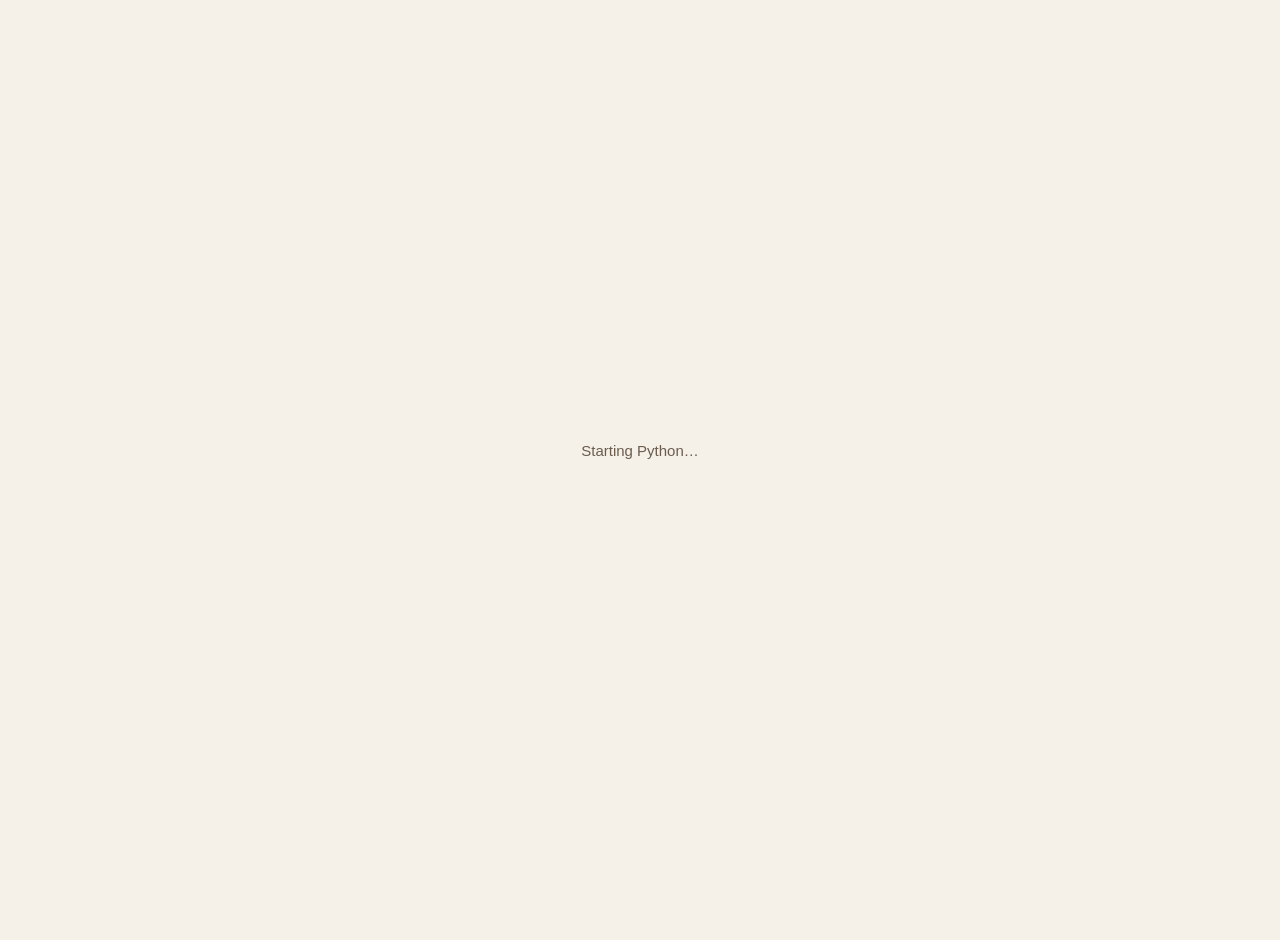
<file: pyscript_powered/index.html>
<!DOCTYPE html>
<html lang="en">
<head>
  <meta charset="UTF-8">
  <meta name="viewport" content="width=device-width, initial-scale=1.0">
  <title>noWand — LEGO Education control</title>

  <!-- PyScript (pinned). To update, change the version in both URLs; see pyscript.net/releases -->
  <link rel="stylesheet" href="https://pyscript.net/releases/2026.6.1/core.css">
  <script type="module" src="https://pyscript.net/releases/2026.6.1/core.js"></script>

  <link rel="stylesheet" href="style.css">
</head>
<body>
  <header class="topbar">
    <div class="brand">
      <span class="logo">noWand</span>
      <span class="tagline">LEGO Education · in the browser</span>
    </div>
    <div class="topbar-actions">
      <button id="add-device" class="add-btn">+ Add device</button>
    </div>
  </header>

  <div id="status" class="status">Loading…</div>

  <main>
    <section class="section">
      <h2 class="section-title">Connected devices</h2>
      <p id="devices-empty" class="empty">
        No devices yet. Click <strong>“+ Add device”</strong> and pick your LEGO hardware
        from the browser dialog.
      </p>
      <div id="devices" class="device-row"></div>
    </section>

    <section class="section behaviors-section">
      <div class="behaviors-head">
        <h2 class="section-title">Behaviors</h2>
        <div class="pager">
          <button id="beh-prev" class="pager-btn">‹</button>
          <span id="beh-page" class="pager-label">1 / 1</span>
          <button id="beh-next" class="pager-btn">›</button>
        </div>
      </div>
      <p class="hint">Click a behavior to toggle it, or tap its colored card on any device to switch.
        Hit <strong>View / edit code</strong> on any behavior to open its source below and make it your own.</p>
      <div id="behaviors" class="behavior-row"></div>
    </section>

    <section class="section custom-section">
      <h2 class="section-title">Custom behavior</h2>
      <p class="hint">
        Edit the code below and click <strong>Run custom code</strong> to try it live — or use
        <strong>View / edit code</strong> on a behavior above to start from its source.
        <strong>Load simple template</strong> gives you a clean starting point.
        Errors and your <code>print()</code> output appear in the console.
      </p>

      <div class="custom-toolbar">
        <div id="custom-card" class="behavior-card custom-card">
          <div class="behavior-name">▶ Run custom code</div>
          <div class="behavior-desc">Compile &amp; run the editor below · click again to stop</div>
        </div>
        <button id="reset-template" class="reset-btn">Load simple template</button>
      </div>

      <div class="editor-wrap">
        <textarea id="code-editor" spellcheck="false" autocomplete="off"
                  autocapitalize="off" autocorrect="off"></textarea>
      </div>

      <div class="console-head">Console</div>
      <pre id="code-console" class="code-console"></pre>
    </section>
  </main>

  <!-- App entry. Helper modules are mounted via pyscript.toml [files]. -->
  <script type="py" src="./main.py" config="./pyscript.toml"></script>

  <!-- Loading splash shown until PyScript is ready -->
  <div id="py-splash" class="splash">Starting Python…</div>
  <script type="module">
    // Hide the splash once PyScript has booted.
    addEventListener('py:ready', () => {
      const s = document.getElementById('py-splash');
      if (s) s.style.display = 'none';
    });
  </script>
</body>
</html>
</file>
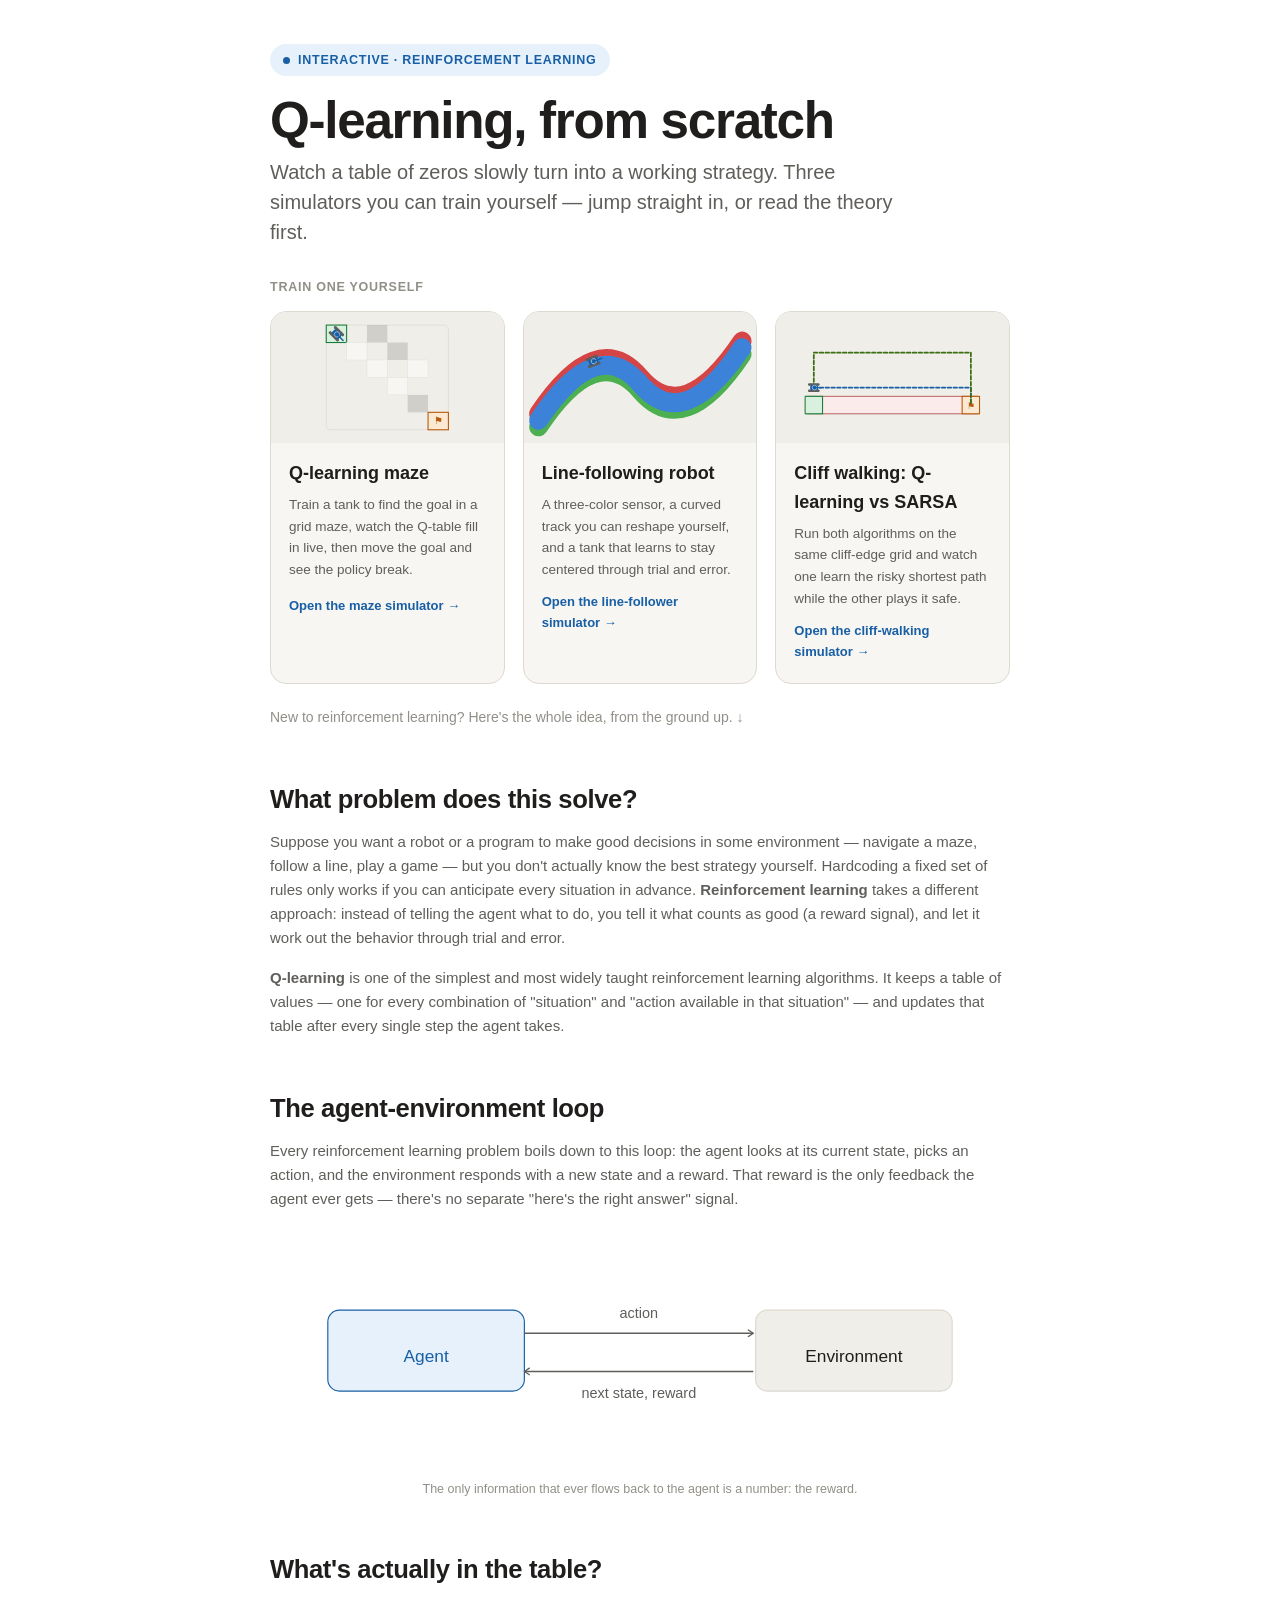
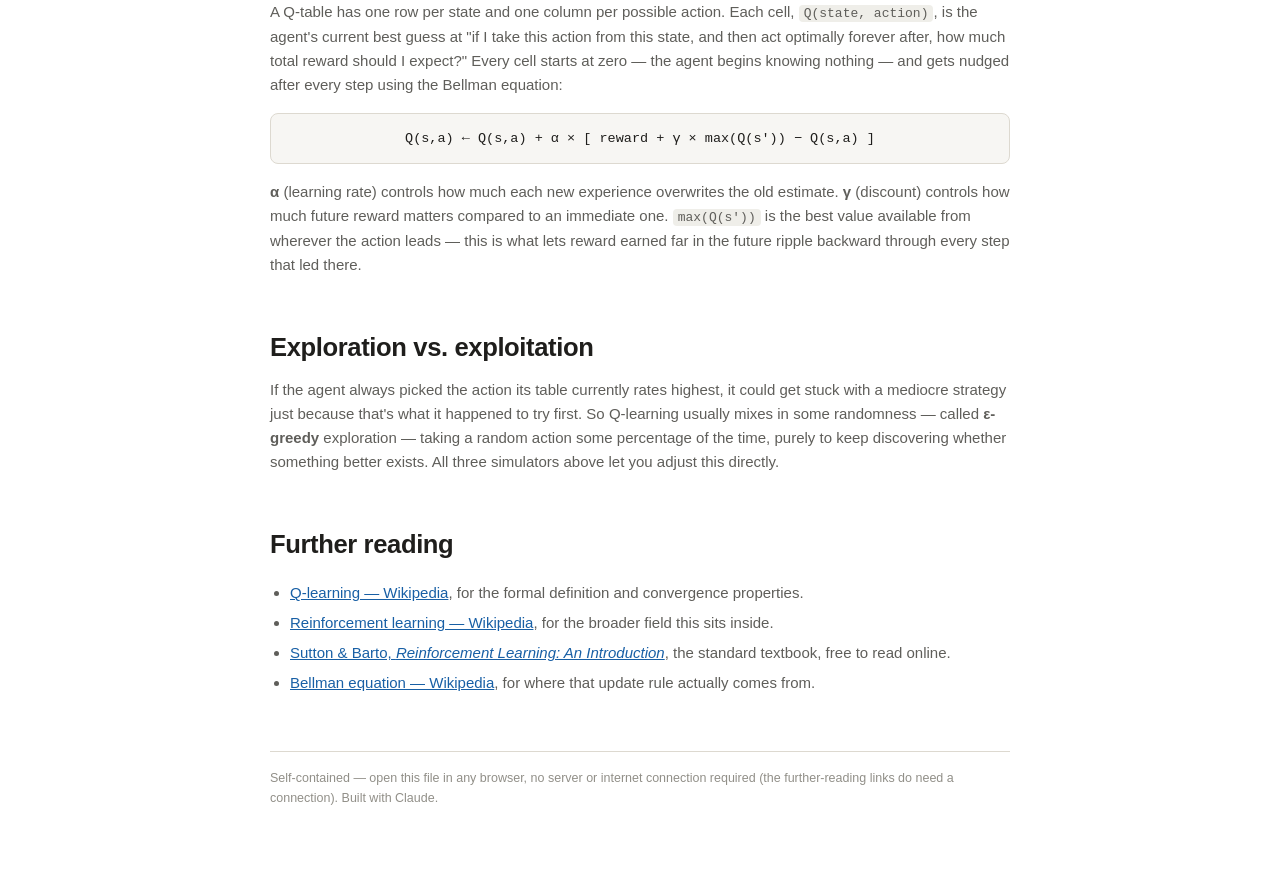
<file: Q-learning/index.html>
<!DOCTYPE html>
<html lang="en">
<head>
<meta charset="UTF-8">
<meta name="viewport" content="width=device-width, initial-scale=1.0">
<title>Q-learning — an interactive introduction</title>
<link rel="stylesheet" href="base.css">
<link rel="stylesheet" href="index.css">
</head>
<body>

<header class="hero">
  <span class="eyebrow"><span class="pulse"></span>Interactive · Reinforcement learning</span>
  <h1>Q-learning, from scratch</h1>
  <p class="subtitle">Watch a table of zeros slowly turn into a working strategy. Three simulators you can train yourself — jump straight in, or read the theory first.</p>
</header>

<section class="sims">
  <p class="sims-label">Train one yourself</p>
  <div class="sim-cards">
    <a class="sim-card" href="maze.html">
      <svg class="thumb" viewBox="0 0 320 180" role="img" preserveAspectRatio="xMidYMid slice">
        <title>Maze simulator thumbnail</title>
        <rect width="320" height="180" fill="var(--surface-2)"/>
        <g transform="translate(76,18)">
          <rect x="0" y="0" width="168" height="144" rx="6" fill="none" stroke="var(--border)" stroke-width="1"/>
          <rect x="0" y="0" width="28" height="24" fill="var(--start-bg)" stroke="var(--start)" stroke-width="1.5"/>
          <rect x="28" y="24" width="28" height="24" fill="var(--surface)" stroke="var(--border)" stroke-width="0.5"/>
          <rect x="56" y="0" width="28" height="24" fill="var(--text)" opacity="0.15"/>
          <rect x="56" y="48" width="28" height="24" fill="var(--surface)" stroke="var(--border)" stroke-width="0.5"/>
          <rect x="84" y="24" width="28" height="24" fill="var(--text)" opacity="0.15"/>
          <rect x="84" y="72" width="28" height="24" fill="var(--surface)" stroke="var(--border)" stroke-width="0.5"/>
          <rect x="112" y="48" width="28" height="24" fill="var(--surface)" stroke="var(--border)" stroke-width="0.5"/>
          <rect x="112" y="96" width="28" height="24" fill="var(--text)" opacity="0.15"/>
          <rect x="140" y="120" width="28" height="24" fill="var(--goal-bg)" stroke="var(--goal)" stroke-width="1.5"/>
          <text x="154" y="136" text-anchor="middle" font-size="14" fill="var(--goal)">&#9873;</text>
          <g transform="translate(14,12) rotate(45)">
            <rect x="-9" y="-7" width="18" height="4" rx="1.5" fill="var(--text-secondary)"/>
            <rect x="-9" y="3" width="18" height="4" rx="1.5" fill="var(--text-secondary)"/>
            <rect x="-6" y="-4" width="13" height="8" rx="2" fill="var(--accent)"/>
            <circle cx="1" cy="0" r="3.6" fill="var(--accent)" stroke="var(--bg)" stroke-width="0.7"/>
            <line x1="1" y1="0" x2="13" y2="0" stroke="var(--accent)" stroke-width="2" stroke-linecap="round"/>
          </g>
        </g>
      </svg>
      <div class="sim-card-body">
        <h3>Q-learning maze</h3>
        <p>Train a tank to find the goal in a grid maze, watch the Q-table fill in live, then move the goal and see the policy break.</p>
        <span class="cta">Open the maze simulator &rarr;</span>
      </div>
    </a>

    <a class="sim-card" href="line-follower.html">
      <svg class="thumb" viewBox="0 0 320 180" role="img" preserveAspectRatio="xMidYMid slice">
        <title>Line-following robot simulator thumbnail</title>
        <rect width="320" height="180" fill="var(--surface-2)"/>
        <path d="M20 140 Q100 20 160 90 T300 40" fill="none" stroke="#d64545" stroke-width="26" stroke-linecap="round"/>
        <path d="M20 140 Q100 20 160 90 T300 40" fill="none" stroke="#4caf50" stroke-width="26" stroke-linecap="round" transform="translate(0,18)"/>
        <path d="M20 140 Q100 20 160 90 T300 40" fill="none" stroke="#3b82d8" stroke-width="26" stroke-linecap="round" transform="translate(0,9)"/>
        <g transform="translate(95,68) rotate(-20)">
          <rect x="-9" y="-7" width="18" height="4" rx="1.5" fill="var(--text-secondary)"/>
          <rect x="-9" y="3" width="18" height="4" rx="1.5" fill="var(--text-secondary)"/>
          <rect x="-6" y="-4" width="13" height="8" rx="2" fill="var(--accent)"/>
          <circle cx="1" cy="0" r="3.6" fill="var(--accent)" stroke="var(--bg)" stroke-width="0.7"/>
          <line x1="1" y1="0" x2="13" y2="0" stroke="var(--accent)" stroke-width="2" stroke-linecap="round"/>
        </g>
      </svg>
      <div class="sim-card-body">
        <h3>Line-following robot</h3>
        <p>A three-color sensor, a curved track you can reshape yourself, and a tank that learns to stay centered through trial and error.</p>
        <span class="cta">Open the line-follower simulator &rarr;</span>
      </div>
    </a>

    <a class="sim-card" href="cliff-walking.html">
      <svg class="thumb" viewBox="0 0 320 180" role="img" preserveAspectRatio="xMidYMid slice">
        <title>Cliff walking simulator thumbnail</title>
        <rect width="320" height="180" fill="var(--surface-2)"/>
        <g transform="translate(40,44)">
          <!-- cliff strip along the bottom -->
          <rect x="0" y="72" width="240" height="24" rx="3" fill="var(--danger-bg)" stroke="var(--danger)" stroke-width="1"/>
          <rect x="0" y="72" width="24" height="24" fill="var(--start-bg)" stroke="var(--start)" stroke-width="1.5"/>
          <rect x="216" y="72" width="24" height="24" fill="var(--goal-bg)" stroke="var(--goal)" stroke-width="1.5"/>
          <text x="228" y="89" text-anchor="middle" font-size="13" fill="var(--goal)">&#9873;</text>
          <!-- Q-learning route: hugs the cliff edge -->
          <path class="flow" d="M12 60 H228 V84" fill="none" stroke="var(--accent)" stroke-width="2.4" stroke-dasharray="5 3" stroke-linecap="round"/>
          <!-- SARSA route: safe detour one row up -->
          <path class="flow" d="M12 60 V12 H228 V84" fill="none" stroke="var(--success)" stroke-width="2.4" stroke-dasharray="5 3" stroke-linecap="round"/>
          <g transform="translate(12,60)">
            <rect x="-8" y="-6" width="16" height="3.5" rx="1.5" fill="var(--text-secondary)"/>
            <rect x="-8" y="2.5" width="16" height="3.5" rx="1.5" fill="var(--text-secondary)"/>
            <rect x="-5" y="-3.5" width="11" height="7" rx="2" fill="var(--accent)"/>
            <circle cx="1" cy="0" r="3.2" fill="var(--accent)" stroke="var(--bg)" stroke-width="0.7"/>
            <line x1="1" y1="0" x2="11" y2="0" stroke="var(--accent)" stroke-width="2" stroke-linecap="round"/>
          </g>
        </g>
      </svg>
      <div class="sim-card-body">
        <h3>Cliff walking: Q-learning vs SARSA</h3>
        <p>Run both algorithms on the same cliff-edge grid and watch one learn the risky shortest path while the other plays it safe.</p>
        <span class="cta">Open the cliff-walking simulator &rarr;</span>
      </div>
    </a>
  </div>
  <p class="sims-hint">New to reinforcement learning? Here's the whole idea, from the ground up. &darr;</p>
</section>

<h2>What problem does this solve?</h2>
<p>
  Suppose you want a robot or a program to make good decisions in some environment — navigate a maze, follow a
  line, play a game — but you don't actually know the best strategy yourself. Hardcoding a fixed set of rules only
  works if you can anticipate every situation in advance. <strong>Reinforcement learning</strong> takes a different
  approach: instead of telling the agent what to do, you tell it what counts as good (a reward signal), and let it
  work out the behavior through trial and error.
</p>
<p>
  <strong>Q-learning</strong> is one of the simplest and most widely taught reinforcement learning algorithms. It
  keeps a table of values — one for every combination of "situation" and "action available in that situation" —
  and updates that table after every single step the agent takes.
</p>

<h2>The agent-environment loop</h2>
<p>
  Every reinforcement learning problem boils down to this loop: the agent looks at its current state, picks an
  action, and the environment responds with a new state and a reward. That reward is the only feedback the agent
  ever gets — there's no separate "here's the right answer" signal.
</p>
<svg width="100%" viewBox="0 0 640 210" role="img" style="margin:8px 0 0;">
  <title>The agent-environment feedback loop in reinforcement learning</title>
  <desc>Two boxes, Agent and Environment, connected by two arrows: one labeled "action" going from Agent to Environment, and one labeled "next state, reward" going back from Environment to Agent.</desc>
  <defs>
    <marker id="arrow" viewBox="0 0 10 10" refX="8" refY="5" markerWidth="6" markerHeight="6" orient="auto-start-reverse">
      <path d="M2 1L8 5L2 9" fill="none" stroke="context-stroke" stroke-width="1.5" stroke-linecap="round" stroke-linejoin="round"/>
    </marker>
  </defs>
  <rect x="50" y="65" width="170" height="70" rx="10" fill="var(--accent-bg)" stroke="var(--accent)" stroke-width="1"/>
  <text x="135" y="105" text-anchor="middle" dominant-baseline="central" font-size="15" font-weight="500" fill="var(--accent)">Agent</text>
  <rect x="420" y="65" width="170" height="70" rx="10" fill="var(--surface-2)" stroke="var(--border)" stroke-width="1"/>
  <text x="505" y="105" text-anchor="middle" dominant-baseline="central" font-size="15" font-weight="500" fill="var(--text)">Environment</text>
  <line x1="220" y1="85" x2="418" y2="85" stroke="var(--text-secondary)" stroke-width="1.2" marker-end="url(#arrow)"/>
  <text x="319" y="72" text-anchor="middle" font-size="12.5" fill="var(--text-secondary)">action</text>
  <line x1="418" y1="118" x2="220" y2="118" stroke="var(--text-secondary)" stroke-width="1.2" marker-end="url(#arrow)"/>
  <text x="319" y="141" text-anchor="middle" font-size="12.5" fill="var(--text-secondary)">next state, reward</text>
</svg>
<p class="diagram-caption">The only information that ever flows back to the agent is a number: the reward.</p>

<h2>What's actually in the table?</h2>
<p>
  A Q-table has one row per state and one column per possible action. Each cell, <code>Q(state, action)</code>,
  is the agent's current best guess at "if I take this action from this state, and then act optimally forever
  after, how much total reward should I expect?" Every cell starts at zero — the agent begins knowing nothing —
  and gets nudged after every step using the Bellman equation:
</p>
<p style="text-align:center; font-family: var(--mono); font-size: 13.5px; color: var(--text); background:var(--surface); border:1px solid var(--border); border-radius:8px; padding:14px;">
  Q(s,a) &larr; Q(s,a) + &alpha; &times; [ reward + &gamma; &times; max(Q(s&prime;)) &minus; Q(s,a) ]
</p>
<p>
  <strong>&alpha;</strong> (learning rate) controls how much each new experience overwrites the old estimate.
  <strong>&gamma;</strong> (discount) controls how much future reward matters compared to an immediate one.
  <code>max(Q(s&prime;))</code> is the best value available from wherever the action leads — this is what lets
  reward earned far in the future ripple backward through every step that led there.
</p>

<h2>Exploration vs. exploitation</h2>
<p>
  If the agent always picked the action its table currently rates highest, it could get stuck with a mediocre
  strategy just because that's what it happened to try first. So Q-learning usually mixes in some randomness —
  called <strong>&epsilon;-greedy</strong> exploration — taking a random action some percentage of the time,
  purely to keep discovering whether something better exists. All three simulators above let you adjust this directly.
</p>

<h2>Further reading</h2>
<ul class="reading">
  <li><a href="https://en.wikipedia.org/wiki/Q-learning">Q-learning — Wikipedia</a>, for the formal definition and convergence properties.</li>
  <li><a href="https://en.wikipedia.org/wiki/Reinforcement_learning">Reinforcement learning — Wikipedia</a>, for the broader field this sits inside.</li>
  <li><a href="http://incompleteideas.net/book/the-book-2nd.html">Sutton &amp; Barto, <em>Reinforcement Learning: An Introduction</em></a>, the standard textbook, free to read online.</li>
  <li><a href="https://en.wikipedia.org/wiki/Bellman_equation">Bellman equation — Wikipedia</a>, for where that update rule actually comes from.</li>
</ul>

<footer>
  Self-contained — open this file in any browser, no server or internet connection required (the further-reading
  links do need a connection). Built with Claude.
</footer>

</body>
</html>
</file>
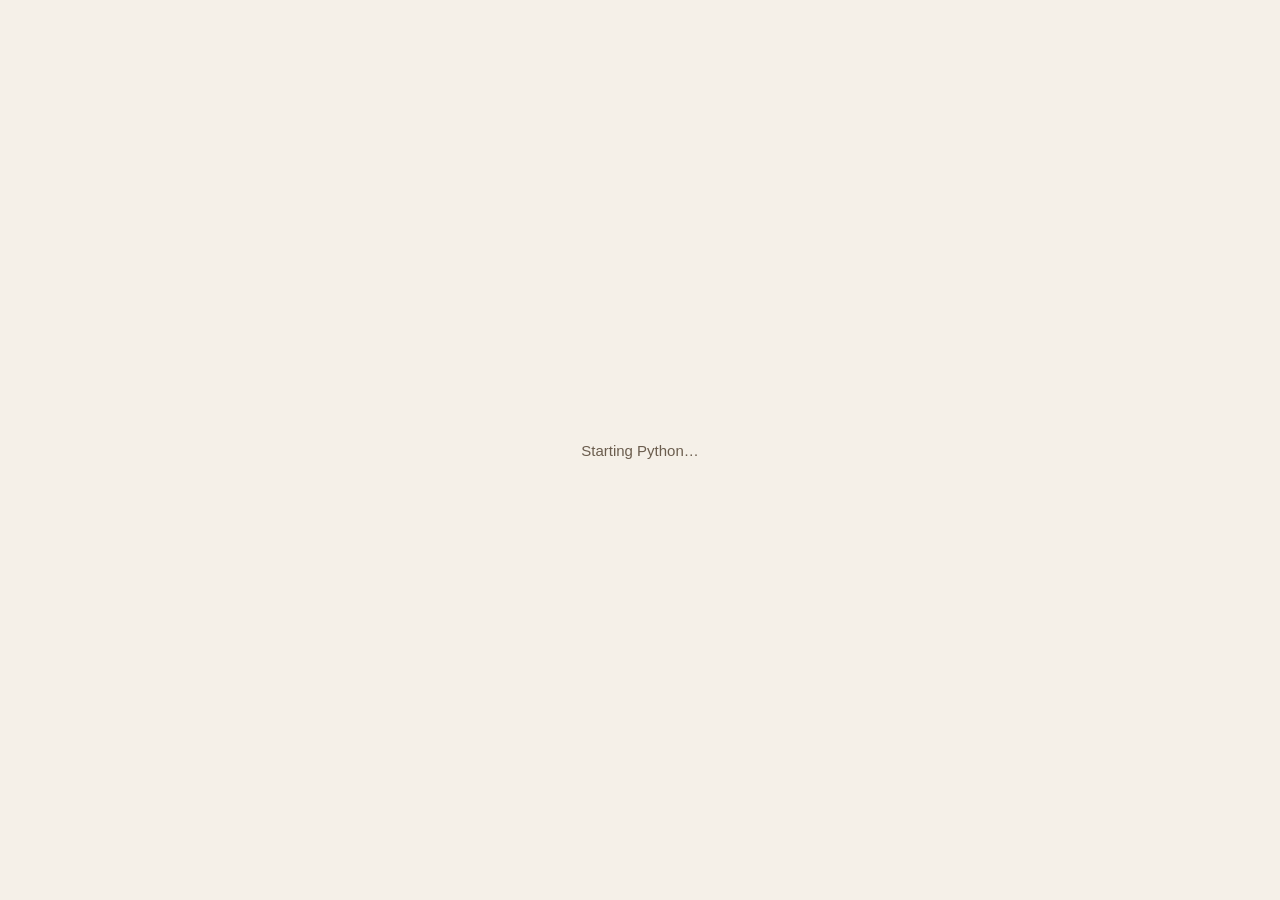
<file: noWand/pyscript_powered/index.html>
<!DOCTYPE html>
<html lang="en">
<head>
  <meta charset="UTF-8">
  <meta name="viewport" content="width=device-width, initial-scale=1.0">
  <title>noWand — LEGO Education control</title>

  <!-- PyScript (pinned). To update, change the version in both URLs; see pyscript.net/releases -->
  <link rel="stylesheet" href="https://pyscript.net/releases/2026.6.1/core.css">
  <script type="module" src="https://pyscript.net/releases/2026.6.1/core.js"></script>

  <link rel="stylesheet" href="style.css">
</head>
<body>
  <header class="topbar">
    <div class="brand">
      <span class="logo">noWand</span>
      <span class="tagline">LEGO Education · in the browser</span>
    </div>
    <div class="topbar-actions">
      <button id="add-device" class="add-btn">+ Add device</button>
    </div>
  </header>

  <div id="status" class="status">Loading…</div>

  <main>
    <section class="section">
      <h2 class="section-title">Connected devices</h2>
      <p id="devices-empty" class="empty">
        No devices yet. Click <strong>“+ Add device”</strong> and pick your LEGO hardware
        from the browser dialog.
      </p>
      <div id="devices" class="device-row"></div>
    </section>

    <section class="section behaviors-section">
      <div class="behaviors-head">
        <h2 class="section-title">Behaviors</h2>
        <div class="pager">
          <button id="beh-prev" class="pager-btn">‹</button>
          <span id="beh-page" class="pager-label">1 / 1</span>
          <button id="beh-next" class="pager-btn">›</button>
        </div>
      </div>
      <p class="hint">Click a behavior to toggle it, or tap its colored card on any device to switch.</p>
      <div id="behaviors" class="behavior-row"></div>
    </section>
  </main>

  <!-- App entry. Helper modules are mounted via pyscript.toml [files]. -->
  <script type="py" src="./main.py" config="./pyscript.toml"></script>

  <!-- Loading splash shown until PyScript is ready -->
  <div id="py-splash" class="splash">Starting Python…</div>
  <script type="module">
    // Hide the splash once PyScript has booted.
    addEventListener('py:ready', () => {
      const s = document.getElementById('py-splash');
      if (s) s.style.display = 'none';
    });
  </script>
</body>
</html>
</file>
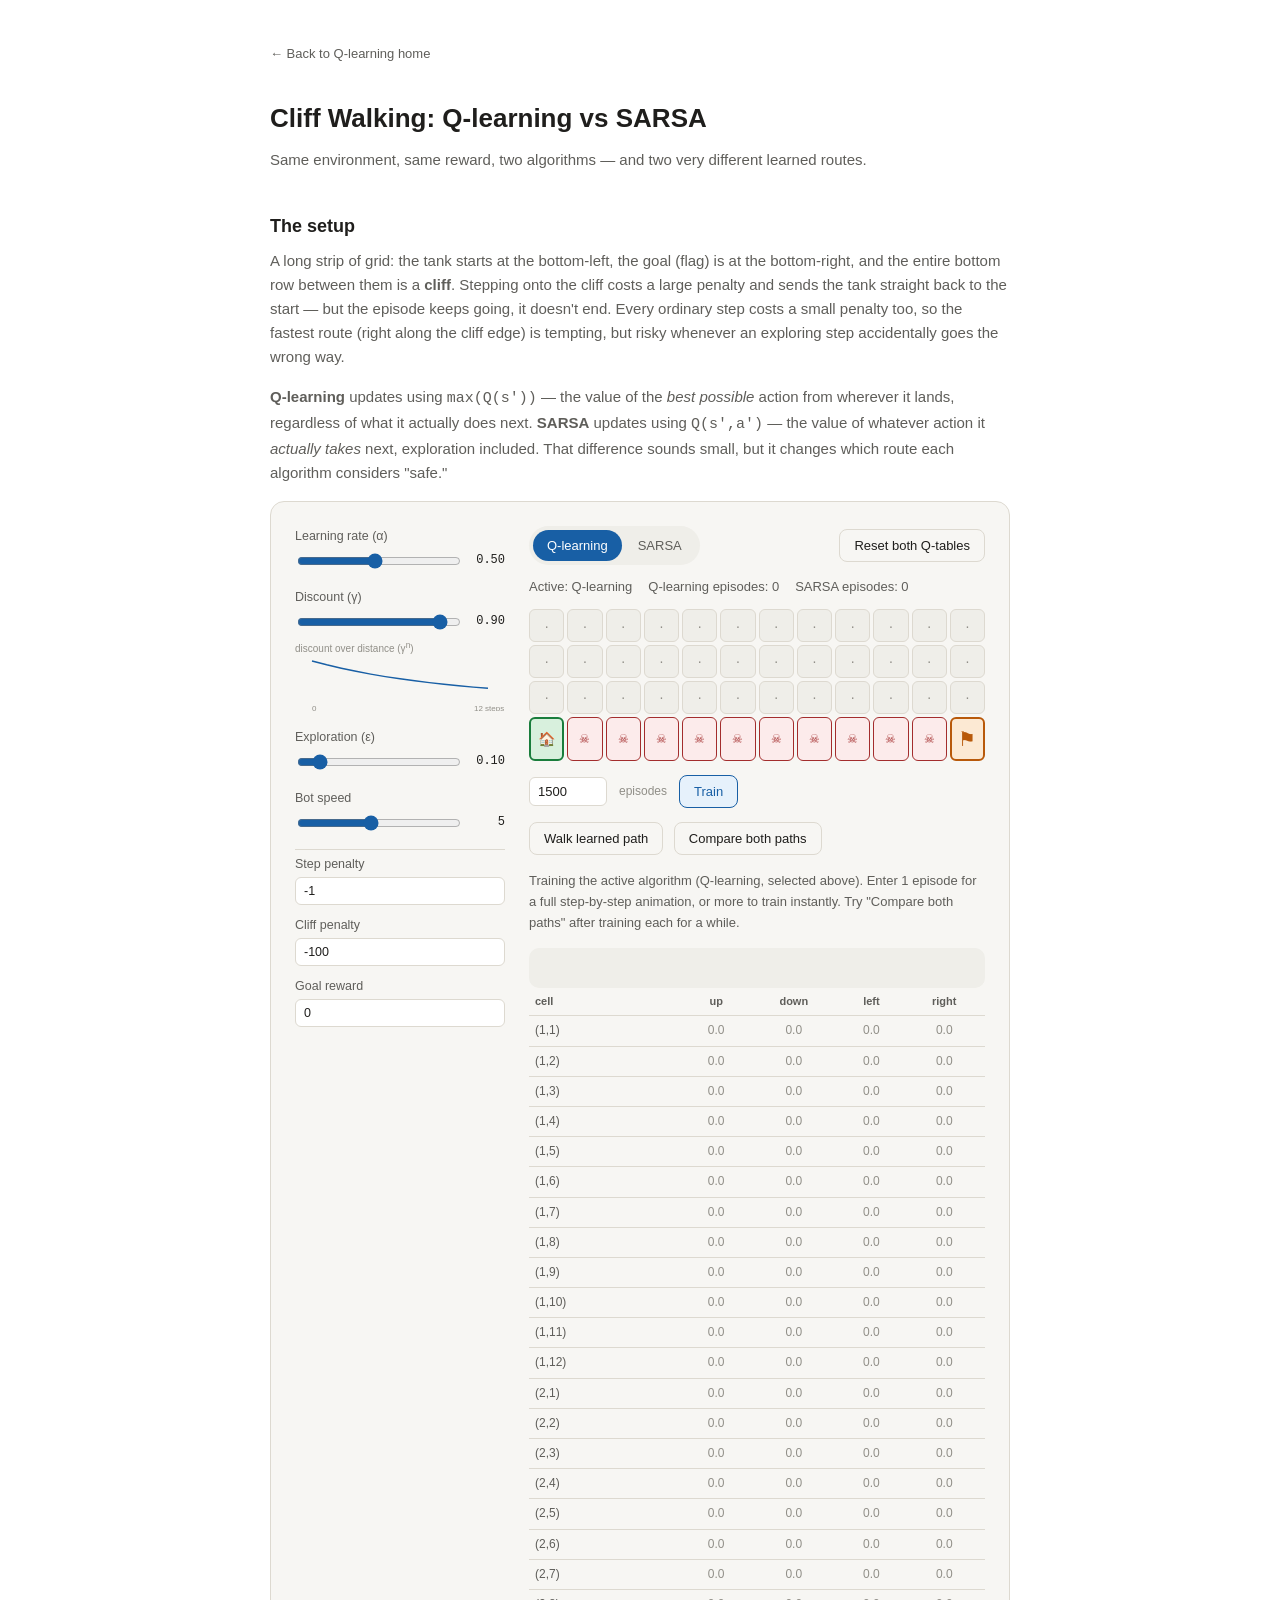
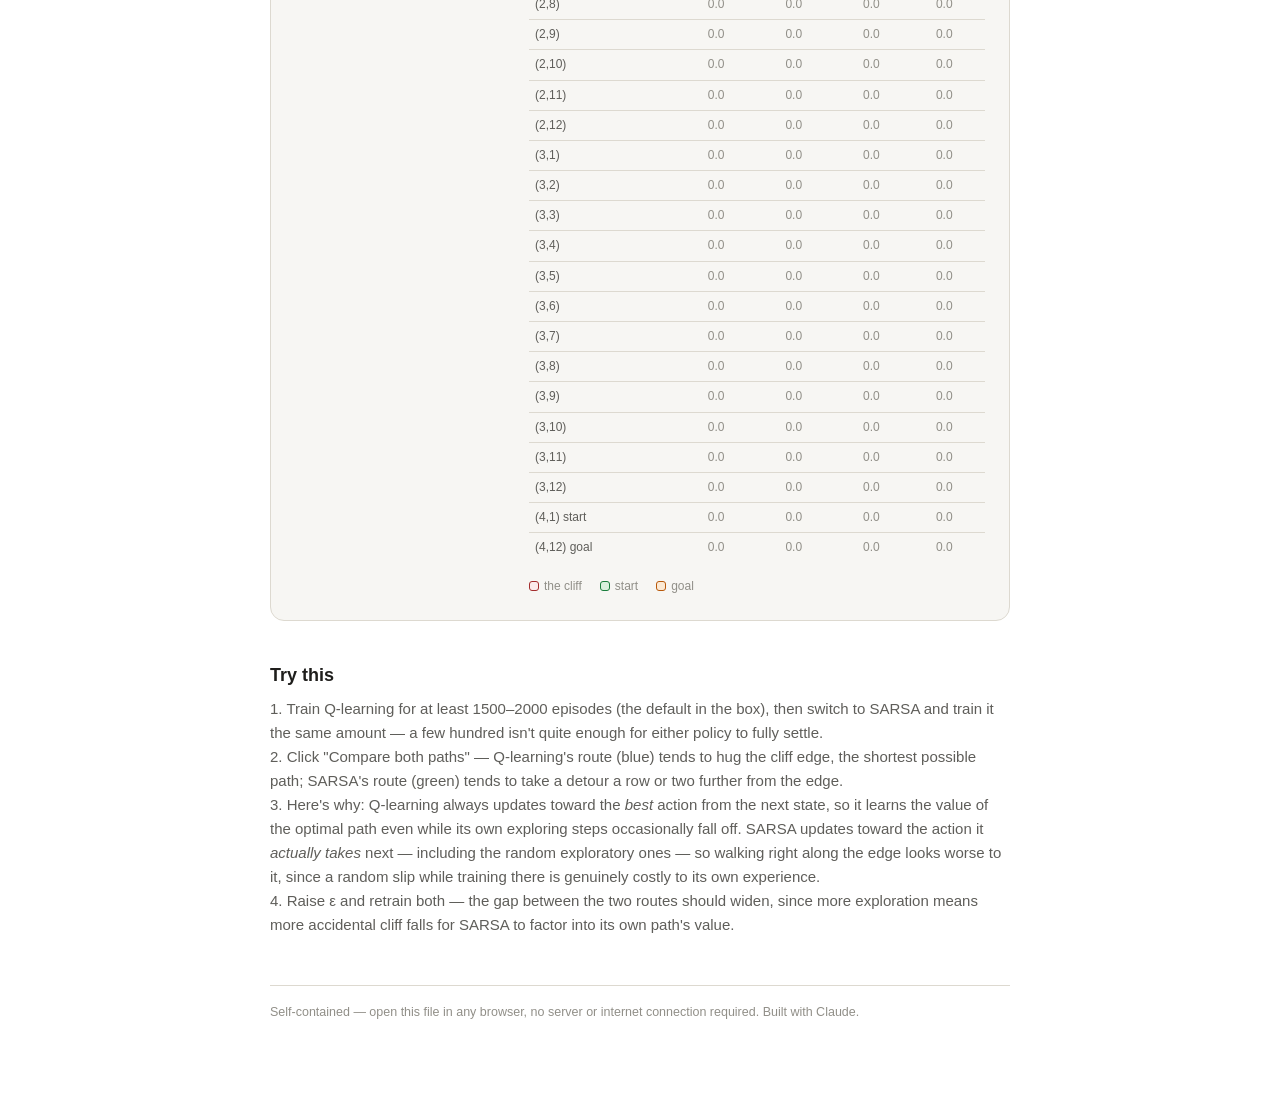
<file: Q-learning/cliff-walking.html>
<!DOCTYPE html>
<html lang="en">
<head>
<meta charset="UTF-8">
<meta name="viewport" content="width=device-width, initial-scale=1.0">
<title>Cliff Walking — Q-learning vs SARSA</title>
<link rel="stylesheet" href="base.css">
<link rel="stylesheet" href="sim.css">
</head>
<body>

<a href="index.html" style="font-size:13px;color:var(--text-secondary);text-decoration:none;display:inline-block;margin-bottom:16px;">&larr; Back to Q-learning home</a>

<h1>Cliff Walking: Q-learning vs SARSA</h1>
<p class="subtitle">Same environment, same reward, two algorithms — and two very different learned routes.</p>

<h2>The setup</h2>
<p>
  A long strip of grid: the tank starts at the bottom-left, the goal (flag) is at the bottom-right, and the entire
  bottom row between them is a <strong>cliff</strong>. Stepping onto the cliff costs a large penalty and sends the
  tank straight back to the start — but the episode keeps going, it doesn't end. Every ordinary step costs a small
  penalty too, so the fastest route (right along the cliff edge) is tempting, but risky whenever an exploring
  step accidentally goes the wrong way.
</p>
<p>
  <strong>Q-learning</strong> updates using <code>max(Q(s&prime;))</code> — the value of the <em>best possible</em>
  action from wherever it lands, regardless of what it actually does next. <strong>SARSA</strong> updates using
  <code>Q(s&prime;,a&prime;)</code> — the value of whatever action it <em>actually takes</em> next, exploration
  included. That difference sounds small, but it changes which route each algorithm considers "safe."
</p>

<div class="card">
  <div class="sim-layout">
    <div class="sim-sidebar">
      <div class="sidebar-slider">
        <label>Learning rate (&alpha;)</label>
        <div class="slider-inline">
          <input type="range" min="0.05" max="1" step="0.05" value="0.5" oninput="Cliff.setParam('ALPHA', this.value)">
          <span id="cliff-alpha-out" class="slider-val">0.50</span>
        </div>
      </div>
      <div class="sidebar-slider">
        <label>Discount (&gamma;)</label>
        <div class="slider-inline">
          <input type="range" min="0" max="0.99" step="0.01" value="0.9" oninput="Cliff.setParam('GAMMA', this.value)">
          <span id="cliff-gamma-out" class="slider-val">0.90</span>
        </div>
        <div id="cliff-gamma-chart"></div>
      </div>
      <div class="sidebar-slider">
        <label>Exploration (&epsilon;)</label>
        <div class="slider-inline">
          <input type="range" min="0" max="1" step="0.05" value="0.1" oninput="Cliff.setParam('EPS', this.value)">
          <span id="cliff-eps-out" class="slider-val">0.10</span>
        </div>
      </div>
      <div class="sidebar-slider">
        <label>Bot speed</label>
        <div class="slider-inline">
          <input type="range" min="1" max="10" step="1" value="5" oninput="Cliff.setSpeed(this.value)">
          <span id="cliff-speed-out" class="slider-val">5</span>
        </div>
      </div>
      <div class="sidebar-rewards">
        <div>
          <label>Step penalty</label>
          <input type="number" step="0.5" value="-1" oninput="Cliff.setReward('stepPenalty',this.value)">
        </div>
        <div>
          <label>Cliff penalty</label>
          <input type="number" step="10" value="-100" oninput="Cliff.setReward('cliffPenalty',this.value)">
        </div>
        <div>
          <label>Goal reward</label>
          <input type="number" step="1" value="0" oninput="Cliff.setReward('goalReward',this.value)">
        </div>
      </div>
    </div>

    <div class="sim-main-col">
      <div class="sim-top-row">
        <div class="segmented">
          <button class="seg-btn active" id="cliff-algo-ql-btn" onclick="Cliff.setAlgo('ql')">Q-learning</button>
          <button class="seg-btn" id="cliff-algo-sarsa-btn" onclick="Cliff.setAlgo('sarsa')">SARSA</button>
        </div>
        <button class="reset-btn" onclick="Cliff.resetAll()">Reset both Q-tables</button>
      </div>

      <div id="cliff-stats" class="stats-row"></div>
      <div id="cliff-grid" class="cliff-grid"></div>

      <div class="sim-action-row">
        <div class="train-control">
          <input type="number" id="cliff-episode-input" min="0" max="9999" step="1" value="1500" style="width:78px;">
          <span style="font-size:12px;color:var(--text-muted);">episodes</span>
          <button class="primary-btn" onclick="Cliff.train()">Train</button>
        </div>
        <div>
          <button onclick="Cliff.walkGreedy()">Walk learned path</button>
          <button onclick="Cliff.comparePaths()">Compare both paths</button>
        </div>
      </div>

      <p id="cliff-msg" class="status-msg">Training the active algorithm (Q-learning, selected above). Enter 1 episode for a full step-by-step animation, or more to train instantly. Try "Compare both paths" after training each for a while.</p>
      <div id="cliff-log" class="log-panel"></div>
      <table id="cliff-qtable" class="q-table"></table>
      <div class="legend">
        <span><span class="dot" style="background:var(--danger-bg); border:1px solid var(--danger);"></span>the cliff</span>
        <span><span class="dot" style="background:var(--start-bg); border:1px solid var(--start);"></span>start</span>
        <span><span class="dot" style="background:var(--goal-bg); border:1px solid var(--goal);"></span>goal</span>
      </div>
    </div>
  </div>
</div>

<h2>Try this</h2>
<p>
  1. Train Q-learning for at least 1500&ndash;2000 episodes (the default in the box), then switch to SARSA and
  train it the same amount — a few hundred isn't quite enough for either policy to fully settle.<br>
  2. Click "Compare both paths" — Q-learning's route (blue) tends to hug the cliff edge, the shortest possible
  path; SARSA's route (green) tends to take a detour a row or two further from the edge.<br>
  3. Here's why: Q-learning always updates toward the <em>best</em> action from the next state, so it learns the
  value of the optimal path even while its own exploring steps occasionally fall off. SARSA updates toward the
  action it <em>actually takes</em> next — including the random exploratory ones — so walking right along the
  edge looks worse to it, since a random slip while training there is genuinely costly to its own experience.<br>
  4. Raise &epsilon; and retrain both — the gap between the two routes should widen, since more exploration means
  more accidental cliff falls for SARSA to factor into its own path's value.
</p>

<footer>
  Self-contained — open this file in any browser, no server or internet connection required. Built with Claude.
</footer>

<script src="cliff-walking.js"></script>

</body>
</html>
</file>
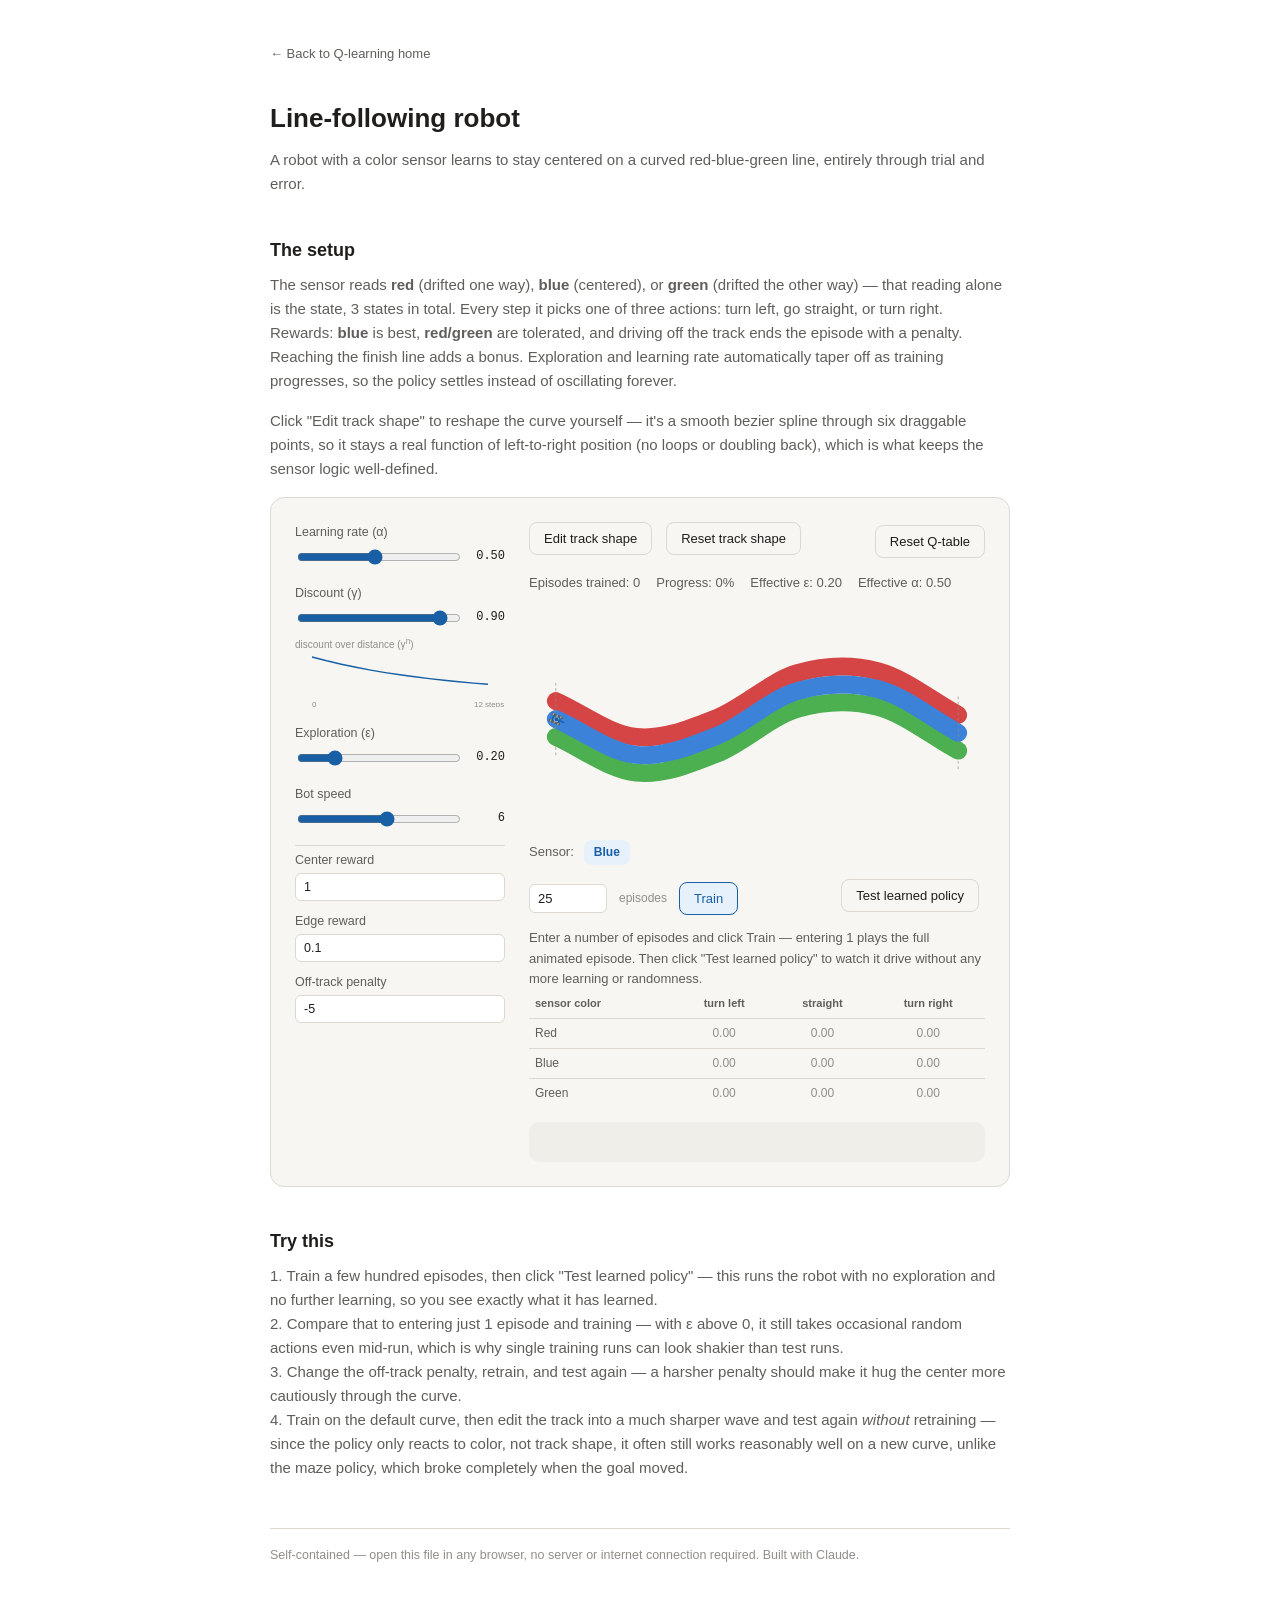
<file: Q-learning/line-follower.html>
<!DOCTYPE html>
<html lang="en">
<head>
<meta charset="UTF-8">
<meta name="viewport" content="width=device-width, initial-scale=1.0">
<title>Line-following robot — interactive simulator</title>
<link rel="stylesheet" href="base.css">
<link rel="stylesheet" href="sim.css">
</head>
<body>

<a href="index.html" style="font-size:13px;color:var(--text-secondary);text-decoration:none;display:inline-block;margin-bottom:16px;">&larr; Back to Q-learning home</a>

<h1>Line-following robot</h1>
<p class="subtitle">A robot with a color sensor learns to stay centered on a curved red-blue-green line, entirely through trial and error.</p>


<h2>The setup</h2>
<p>
  The sensor reads <strong>red</strong> (drifted one way), <strong>blue</strong> (centered), or <strong>green</strong>
  (drifted the other way) — that reading alone is the state, 3 states in total. Every step it picks one of three
  actions: turn left, go straight, or turn right. Rewards: <strong>blue</strong> is best, <strong>red/green</strong>
  are tolerated, and driving off the track ends the episode with a penalty. Reaching the finish line adds a bonus.
  Exploration and learning rate automatically taper off as training progresses, so the policy settles instead of
  oscillating forever.
</p>
<p>
  Click "Edit track shape" to reshape the curve yourself — it's a smooth bezier spline through six draggable
  points, so it stays a real function of left-to-right position (no loops or doubling back), which is what keeps
  the sensor logic well-defined.
</p>

<div class="card">
  <div class="sim-layout">
    <div class="sim-sidebar">
      <div class="sidebar-slider">
        <label>Learning rate (&alpha;)</label>
        <div class="slider-inline">
          <input type="range" min="0.05" max="1" step="0.05" value="0.5" oninput="Line.setParam('ALPHA',this.value,'line-alpha-out')">
          <span id="line-alpha-out" class="slider-val">0.50</span>
        </div>
      </div>
      <div class="sidebar-slider">
        <label>Discount (&gamma;)</label>
        <div class="slider-inline">
          <input type="range" min="0" max="0.99" step="0.01" value="0.9" oninput="Line.setParam('GAMMA',this.value,'line-gamma-out')">
          <span id="line-gamma-out" class="slider-val">0.90</span>
        </div>
        <div id="line-gamma-chart"></div>
      </div>
      <div class="sidebar-slider">
        <label>Exploration (&epsilon;)</label>
        <div class="slider-inline">
          <input type="range" min="0" max="1" step="0.05" value="0.2" oninput="Line.setParam('EPS',this.value,'line-eps-out')">
          <span id="line-eps-out" class="slider-val">0.20</span>
        </div>
      </div>
      <div class="sidebar-slider">
        <label>Bot speed</label>
        <div class="slider-inline">
          <input type="range" min="1" max="10" step="1" value="6" oninput="Line.setSpeed(this.value)">
          <span id="line-speed-out" class="slider-val">6</span>
        </div>
      </div>
      <div class="sidebar-rewards">
        <div>
          <label>Center reward</label>
          <input type="number" step="0.1" value="1" oninput="Line.setReward('blueReward',this.value)">
        </div>
        <div>
          <label>Edge reward</label>
          <input type="number" step="0.1" value="0.1" oninput="Line.setReward('sideReward',this.value)">
        </div>
        <div>
          <label>Off-track penalty</label>
          <input type="number" step="0.5" value="-5" oninput="Line.setReward('offPenalty',this.value)">
        </div>
      </div>
    </div>

    <div class="sim-main-col">
      <div class="sim-top-row">
        <div class="controls" style="margin:0;">
          <button id="line-edit-btn" onclick="Line.toggleEditMode()">Edit track shape</button>
          <button onclick="Line.resetTrackShape()">Reset track shape</button>
        </div>
        <button class="reset-btn" onclick="Line.resetQ()">Reset Q-table</button>
      </div>

      <div id="line-stats" class="stats-row"></div>
      <svg id="line-trackSvg" class="track-svg" viewBox="0 0 680 320"></svg>
      <div class="sensor-row">
        <span class="label">Sensor:</span>
        <span id="line-sensorBadge" class="sensor-badge"></span>
      </div>
      <p id="line-edit-hint" class="status-msg" style="display:none;">Drag the circles up or down to reshape the track. Click "Edit track shape" again when you're done.</p>

      <div class="sim-action-row">
        <div class="train-control">
          <input type="number" id="line-episode-input" min="0" max="9999" step="1" value="25" style="width:78px;">
          <span style="font-size:12px;color:var(--text-muted);">episodes</span>
          <button class="primary-btn" onclick="Line.train()">Train</button>
        </div>
        <button onclick="Line.testPolicy()">Test learned policy</button>
      </div>

      <p id="line-msg" class="status-msg">Enter a number of episodes and click Train — entering 1 plays the full animated episode. Then click "Test learned policy" to watch it drive without any more learning or randomness.</p>
      <table id="line-qtable" class="q-table"></table>
      <div id="line-log" class="log-panel"></div>
    </div>
  </div>
</div>

<h2>Try this</h2>
<p>
  1. Train a few hundred episodes, then click "Test learned policy" — this runs the robot with no exploration and
  no further learning, so you see exactly what it has learned.<br>
  2. Compare that to entering just 1 episode and training — with &epsilon; above 0, it still takes occasional random
  actions even mid-run, which is why single training runs can look shakier than test runs.<br>
  3. Change the off-track penalty, retrain, and test again — a harsher penalty should make it hug the center more
  cautiously through the curve.<br>
  4. Train on the default curve, then edit the track into a much sharper wave and test again <em>without</em>
  retraining — since the policy only reacts to color, not track shape, it often still works reasonably well on
  a new curve, unlike the maze policy, which broke completely when the goal moved.
</p>

<footer>
  Self-contained — open this file in any browser, no server or internet connection required. Built with Claude.
</footer>

<script src="line-follower.js"></script>

</body>
</html>
</file>
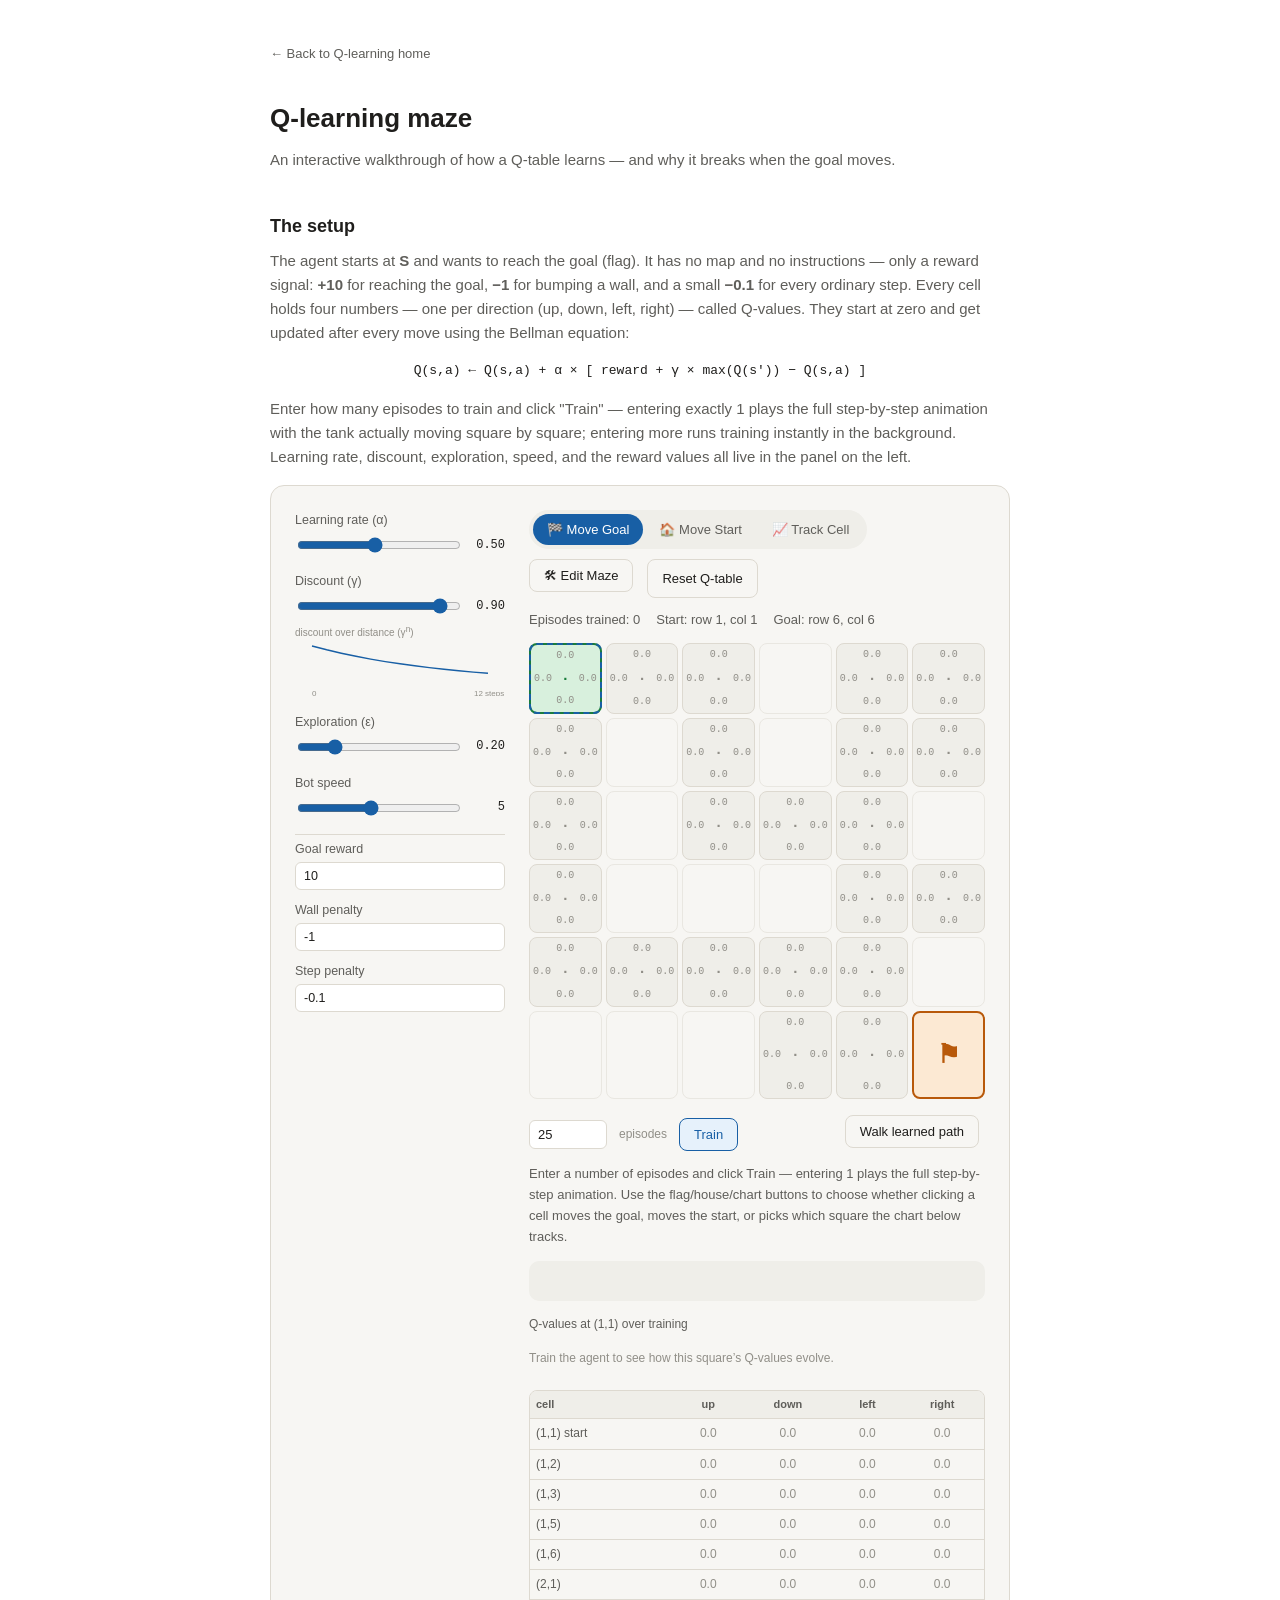
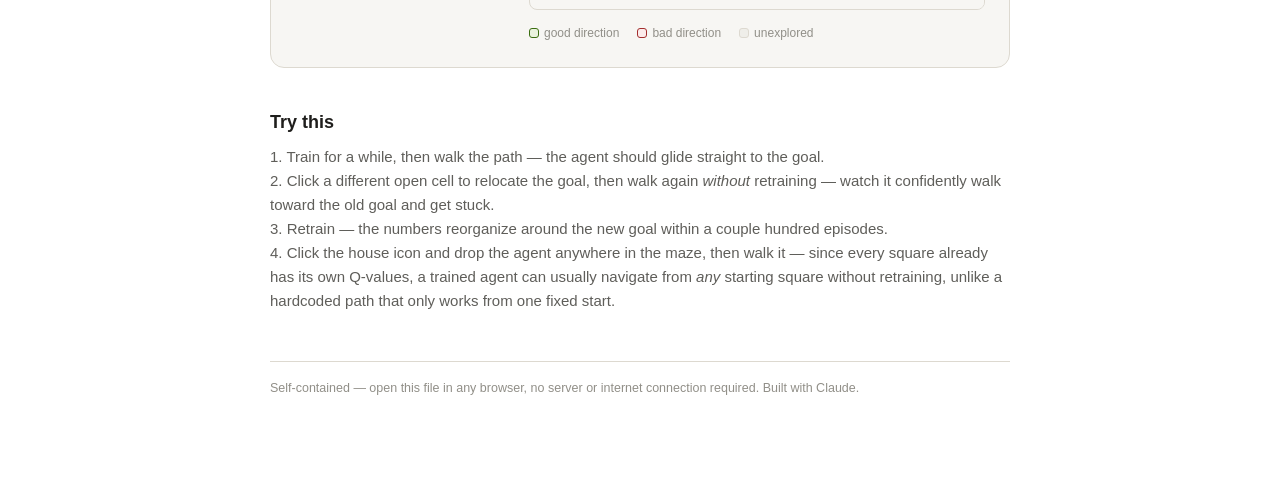
<file: Q-learning/maze.html>
<!DOCTYPE html>
<html lang="en">
<head>
<meta charset="UTF-8">
<meta name="viewport" content="width=device-width, initial-scale=1.0">
<title>Q-learning maze — interactive simulator</title>
<link rel="stylesheet" href="base.css">
<link rel="stylesheet" href="sim.css">
</head>
<body>

<a href="index.html" style="font-size:13px;color:var(--text-secondary);text-decoration:none;display:inline-block;margin-bottom:16px;">&larr; Back to Q-learning home</a>

<h1>Q-learning maze</h1>
<p class="subtitle">An interactive walkthrough of how a Q-table learns — and why it breaks when the goal moves.</p>


<h2>The setup</h2>
<p>
  The agent starts at <strong>S</strong> and wants to reach the goal (flag). It has no map and no instructions —
  only a reward signal: <strong>+10</strong> for reaching the goal, <strong>&minus;1</strong> for bumping a wall,
  and a small <strong>&minus;0.1</strong> for every ordinary step. Every cell holds four numbers — one per
  direction (up, down, left, right) — called Q-values. They start at zero and get updated after every move using
  the Bellman equation:
</p>
<p style="text-align:center; font-family: var(--mono); font-size: 13px; color: var(--text);">
  Q(s,a) &larr; Q(s,a) + &alpha; &times; [ reward + &gamma; &times; max(Q(s&prime;)) &minus; Q(s,a) ]
</p>
<p>
  Enter how many episodes to train and click "Train" — entering exactly 1 plays the full step-by-step animation
  with the tank actually moving square by square; entering more runs training instantly in the background.
  Learning rate, discount, exploration, speed, and the reward values all live in the panel on the left.
</p>

<div class="card">
  <div class="sim-layout">
    <div class="sim-sidebar">
      <div class="sidebar-slider">
        <label>Learning rate (&alpha;)</label>
        <div class="slider-inline">
          <input type="range" min="0.05" max="1" step="0.05" value="0.5" oninput="Maze.setParam('ALPHA', this.value)">
          <span id="maze-alpha-out" class="slider-val">0.50</span>
        </div>
      </div>
      <div class="sidebar-slider">
        <label>Discount (&gamma;)</label>
        <div class="slider-inline">
          <input type="range" min="0" max="0.99" step="0.01" value="0.9" oninput="Maze.setParam('GAMMA', this.value)">
          <span id="maze-gamma-out" class="slider-val">0.90</span>
        </div>
        <div id="maze-gamma-chart"></div>
      </div>
      <div class="sidebar-slider">
        <label>Exploration (&epsilon;)</label>
        <div class="slider-inline">
          <input type="range" min="0" max="1" step="0.05" value="0.2" oninput="Maze.setParam('EPS', this.value)">
          <span id="maze-eps-out" class="slider-val">0.20</span>
        </div>
      </div>
      <div class="sidebar-slider">
        <label>Bot speed</label>
        <div class="slider-inline">
          <input type="range" min="1" max="10" step="1" value="5" oninput="Maze.setSpeed(this.value)">
          <span id="maze-speed-out" class="slider-val">5</span>
        </div>
      </div>
      <div class="sidebar-rewards">
        <div>
          <label>Goal reward</label>
          <input type="number" step="0.5" value="10" oninput="Maze.setReward('goalReward',this.value)">
        </div>
        <div>
          <label>Wall penalty</label>
          <input type="number" step="0.1" value="-1" oninput="Maze.setReward('wallPenalty',this.value)">
        </div>
        <div>
          <label>Step penalty</label>
          <input type="number" step="0.05" value="-0.1" oninput="Maze.setReward('stepPenalty',this.value)">
        </div>
      </div>
    </div>

    <div class="sim-main-col">
      <div class="sim-top-row">
        <div class="segmented">
          <button class="seg-btn active" id="maze-mode-goal-btn" onclick="Maze.setClickMode('goal')">&#127937; Move Goal</button>
          <button class="seg-btn" id="maze-mode-start-btn" onclick="Maze.setClickMode('start')">&#127968; Move Start</button>
          <button class="seg-btn" id="maze-mode-track-btn" onclick="Maze.setClickMode('track')">&#128200; Track Cell</button>
        </div>
        <div style="display:flex;gap:8px;">
          <button onclick="Maze.openMazeEditor()">&#128736; Edit Maze</button>
          <button class="reset-btn" onclick="Maze.resetAll()">Reset Q-table</button>
        </div>
      </div>

      <div id="maze-stats" class="stats-row"></div>
      <div style="position:relative;max-width:460px;margin:0 auto;">
        <div id="maze-grid" class="cell-grid"></div>
        <svg id="maze-arrow-overlay" viewBox="0 0 100 100" preserveAspectRatio="none" style="position:absolute;inset:0;width:100%;height:100%;pointer-events:none;">
          <defs>
            <marker id="maze-arrowhead" viewBox="0 0 10 10" refX="7" refY="5" markerWidth="5" markerHeight="5" orient="auto-start-reverse">
              <path d="M2 1L8 5L2 9" fill="none" stroke="var(--accent)" stroke-width="1.8" stroke-linecap="round" stroke-linejoin="round"/>
            </marker>
            <marker id="maze-arrowhead-explore" viewBox="0 0 10 10" refX="7" refY="5" markerWidth="5" markerHeight="5" orient="auto-start-reverse">
              <path d="M2 1L8 5L2 9" fill="none" stroke="var(--goal)" stroke-width="1.8" stroke-linecap="round" stroke-linejoin="round"/>
            </marker>
          </defs>
          <g id="maze-arrow-content"></g>
        </svg>
      </div>

      <div class="sim-action-row">
        <div class="train-control">
          <input type="number" id="maze-episode-input" min="0" max="9999" step="1" value="25" style="width:78px;">
          <span style="font-size:12px;color:var(--text-muted);">episodes</span>
          <button class="primary-btn" onclick="Maze.train()">Train</button>
        </div>
        <button onclick="Maze.walkGreedy()">Walk learned path</button>
      </div>

      <p id="maze-msg" class="status-msg">Enter a number of episodes and click Train — entering 1 plays the full step-by-step animation. Use the flag/house/chart buttons to choose whether clicking a cell moves the goal, moves the start, or picks which square the chart below tracks.</p>
      <div id="maze-log" class="log-panel"></div>
      <div id="maze-chart" style="margin-top:14px;"></div>
      <div style="max-height:220px;overflow-y:auto;margin-top:14px;border:0.5px solid var(--border);border-radius:8px;">
        <table id="maze-qtable" class="q-table"></table>
      </div>
      <div class="legend">
        <span><span class="dot" style="background:var(--success-bg); border:1px solid var(--success);"></span>good direction</span>
        <span><span class="dot" style="background:var(--danger-bg); border:1px solid var(--danger);"></span>bad direction</span>
        <span><span class="dot" style="background:var(--surface-2); border:1px solid var(--border);"></span>unexplored</span>
      </div>
    </div>
  </div>
</div>

<div id="maze-editor-modal" style="display:none;position:fixed;inset:0;background:rgba(0,0,0,0.45);z-index:1000;align-items:center;justify-content:center;padding:20px;">
  <div style="background:var(--bg);border-radius:14px;padding:22px;max-width:420px;width:100%;max-height:90vh;overflow-y:auto;box-sizing:border-box;">
    <h3 style="margin:0 0 4px;font-size:16px;color:var(--text);">Design your maze</h3>
    <p style="font-size:12.5px;color:var(--text-secondary);margin:0 0 14px;">Pick a size, then click cells to toggle walls. Use the buttons below to place the start and goal.</p>
    <div style="display:flex;gap:10px;align-items:flex-end;margin-bottom:12px;">
      <div>
        <label style="font-size:11.5px;color:var(--text-secondary);display:block;margin-bottom:3px;">Rows</label>
        <input type="number" id="maze-editor-rows" min="3" max="10" value="6" style="width:60px;padding:5px 6px;border:1px solid var(--border);border-radius:6px;background:var(--bg);color:var(--text);">
      </div>
      <div>
        <label style="font-size:11.5px;color:var(--text-secondary);display:block;margin-bottom:3px;">Columns</label>
        <input type="number" id="maze-editor-cols" min="3" max="10" value="6" style="width:60px;padding:5px 6px;border:1px solid var(--border);border-radius:6px;background:var(--bg);color:var(--text);">
      </div>
      <button onclick="Maze.resizeEditor()">Resize</button>
    </div>
    <div class="segmented" style="margin-bottom:12px;">
      <button class="seg-btn active" id="maze-editor-mode-wall" onclick="Maze.setEditorMode('wall')">Walls</button>
      <button class="seg-btn" id="maze-editor-mode-start" onclick="Maze.setEditorMode('start')">&#127968; Start</button>
      <button class="seg-btn" id="maze-editor-mode-goal" onclick="Maze.setEditorMode('goal')">&#127937; Goal</button>
    </div>
    <div id="maze-editor-grid" style="display:grid;gap:3px;margin-bottom:10px;"></div>
    <p id="maze-editor-msg" style="font-size:11.5px;color:var(--danger);min-height:16px;margin:0 0 10px;"></p>
    <div style="display:flex;justify-content:space-between;">
      <button onclick="Maze.closeMazeEditor()">Cancel</button>
      <button class="primary-btn" onclick="Maze.saveMazeEditor()">Save Maze</button>
    </div>
  </div>
</div>

<h2>Try this</h2>
<p>
  1. Train for a while, then walk the path — the agent should glide straight to the goal.<br>
  2. Click a different open cell to relocate the goal, then walk again <em>without</em> retraining — watch it
  confidently walk toward the old goal and get stuck.<br>
  3. Retrain — the numbers reorganize around the new goal within a couple hundred episodes.<br>
  4. Click the house icon and drop the agent anywhere in the maze, then walk it — since every square
  already has its own Q-values, a trained agent can usually navigate from <em>any</em> starting square without
  retraining, unlike a hardcoded path that only works from one fixed start.
</p>

<footer>
  Self-contained — open this file in any browser, no server or internet connection required. Built with Claude.
</footer>

<script src="maze.js"></script>

</body>
</html>
</file>
<file: pyscript_powered/style.css>
:root {
  --bg:       #f5f0e8;
  --bg2:      #ece4d6;
  --bg3:      #ded3c2;
  --fg:       #1a1008;
  --fg-dim:   #6b5d4e;
  --accent:   #1e4f82;
  --accent-d: #163a61;
  --success:  #2e6e42;
  --danger:   #9e2c2c;
  --teal:     #2a7d8c;
  --pink:     #c0392b;
  --border:   #c3b49b;
  --radius:   14px;
  --shadow:   0 2px 10px rgba(0,0,0,.08);
  font-family: -apple-system, BlinkMacSystemFont, "Segoe UI", Roboto, sans-serif;
}

* { box-sizing: border-box; }

body {
  margin: 0;
  background: var(--bg);
  color: var(--fg);
  min-height: 100vh;
}

/* ── top bar ─────────────────────────────────────────────── */
.topbar {
  display: flex;
  align-items: center;
  justify-content: space-between;
  padding: 14px 28px;
  background: var(--bg2);
  border-bottom: 1px solid var(--border);
  position: sticky;
  top: 0;
  z-index: 10;
}
.brand { display: flex; align-items: baseline; gap: 12px; }
.logo { font-size: 26px; font-weight: 800; color: var(--accent); letter-spacing: -.5px; }
.tagline { font-size: 13px; color: var(--fg-dim); }

.add-btn {
  background: var(--accent);
  color: #fff;
  border: none;
  border-radius: 10px;
  padding: 10px 20px;
  font-size: 15px;
  font-weight: 600;
  cursor: pointer;
  transition: background .15s, transform .1s;
}
.add-btn:hover { background: var(--accent-d); }
.add-btn:active { transform: scale(.97); }
.add-btn[disabled] { background: var(--bg3); color: var(--fg-dim); cursor: not-allowed; }

/* ── status ──────────────────────────────────────────────── */
.status {
  margin: 12px 28px 0;
  padding: 8px 14px;
  font-size: 13px;
  color: var(--fg-dim);
  background: var(--bg2);
  border-radius: 8px;
}
.status.warn { color: #fff; background: var(--danger); }

main { padding: 18px 28px 60px; }
.section { margin-top: 22px; }
.section-title { font-size: 17px; font-weight: 700; margin: 0 0 12px; }
.empty { color: var(--fg-dim); font-size: 14px; }
.hint { color: var(--fg-dim); font-size: 13px; margin: 0 0 12px; }

/* ── device cards ────────────────────────────────────────── */
.device-row {
  display: flex;
  gap: 16px;
  overflow-x: auto;
  padding-bottom: 8px;
}
.device-card {
  flex: 0 0 230px;
  background: var(--bg2);
  border: 1px solid var(--border);
  border-radius: var(--radius);
  box-shadow: var(--shadow);
  overflow: hidden;
  display: flex;
  flex-direction: column;
}
.device-card.enter { animation: pop .28s ease; }
@keyframes pop {
  from { opacity: 0; transform: translateY(8px) scale(.96); }
  to   { opacity: 1; transform: none; }
}

.device-header {
  display: flex;
  align-items: center;
  justify-content: space-between;
  padding: 9px 12px;
  background: var(--teal);
  color: #fff;
}
/* color-sensor & controller get the pink/red header */
.device-card:has(.device-icon[src*="color_sensor"]) .device-header,
.device-card:has(.device-icon[src*="controller"]) .device-header {
  background: var(--pink);
}
.device-title { font-weight: 700; font-size: 14px; }
.device-close {
  background: rgba(0,0,0,.18);
  color: #fff;
  border: none;
  border-radius: 6px;
  width: 26px; height: 26px;
  font-size: 13px;
  cursor: pointer;
  transition: background .15s;
}
.device-close:hover { background: var(--danger); }

.device-banner {
  display: flex;
  flex-direction: column;
  align-items: center;
  padding: 14px 10px 8px;
  gap: 4px;
}
.device-icon { width: 92px; height: 92px; object-fit: contain; }
.device-info { display: flex; flex-direction: column; align-items: center; gap: 2px; }
.card-emoji .emoji-img { width: 30px; height: 30px; }
.card-serial { font-size: 18px; font-weight: 800; }
.card-colorname { font-size: 12px; color: var(--fg-dim); }

.tele { padding: 6px 14px; border-top: 1px solid var(--border); }
.tele-row { display: flex; justify-content: space-between; padding: 2px 0; }
.tele-key { font-size: 12px; color: var(--fg-dim); }
.tele-val { font-size: 13px; font-weight: 700; font-variant-numeric: tabular-nums; }

.controls { padding: 10px 14px 14px; display: flex; flex-direction: column; gap: 8px; }
.speed-slider { width: 100%; accent-color: var(--accent); }
.btn-row { display: flex; gap: 8px; }
.btn {
  flex: 1;
  border: none;
  border-radius: 8px;
  padding: 7px 10px;
  font-size: 13px;
  font-weight: 600;
  cursor: pointer;
  color: #fff;
  transition: transform .1s, filter .15s;
}
.btn:active { transform: scale(.96); }
.btn.run  { background: var(--success); }
.btn.stop { background: var(--danger); }
.btn.beep { background: var(--bg3); color: var(--fg); }
.btn:hover { filter: brightness(1.06); }
.readonly { font-size: 12px; color: var(--fg-dim); }

/* ── behaviors ───────────────────────────────────────────── */
.behaviors-section { margin-top: 34px; }
.behaviors-head { display: flex; align-items: center; gap: 16px; }
.pager { display: flex; align-items: center; gap: 8px; margin-left: auto; }
.pager-btn {
  background: var(--bg3); border: none; border-radius: 8px;
  width: 30px; height: 30px; font-size: 16px; cursor: pointer;
}
.pager-btn:hover { background: var(--border); }
.pager-label { font-size: 13px; color: var(--fg-dim); min-width: 40px; text-align: center; }

.behavior-row { display: flex; gap: 16px; flex-wrap: wrap; }
.behavior-card {
  flex: 0 0 220px;
  display: flex;
  flex-direction: column;
  gap: 6px;
  background: var(--bg2);
  border: 2px solid var(--border);
  border-radius: var(--radius);
  padding: 14px;
  cursor: pointer;
  transition: border-color .15s, background .15s, transform .1s;
}
.behavior-card:hover { transform: translateY(-2px); }
.behavior-card.active {
  background: var(--accent);
  border-color: var(--accent-d);
  color: #fff;
}
.behavior-card.active .behavior-desc,
.behavior-card.active .trigger-label { color: #e8eef5; }
.behavior-card.unavailable {
  opacity: .45;
  cursor: not-allowed;
  transform: none;
}
.behavior-name { font-size: 15px; font-weight: 700; }
.behavior-desc { font-size: 12px; color: var(--fg-dim); line-height: 1.35; }
.chips { display: flex; flex-wrap: wrap; gap: 5px; margin-top: 2px; }
.chip {
  font-size: 10px;
  background: var(--bg3);
  color: var(--fg-dim);
  padding: 2px 7px;
  border-radius: 99px;
}
.behavior-card.active .chip { background: rgba(255,255,255,.2); color: #fff; }
.trigger { display: flex; align-items: center; gap: 6px; margin-top: 4px; }
.trigger-dot { width: 13px; height: 13px; border-radius: 4px; display: inline-block; border: 1px solid rgba(0,0,0,.2); }
.trigger-label { font-size: 11px; color: var(--fg-dim); }
.code-btn {
  margin-top: auto;
  align-self: flex-start;
  font-size: 11px;
  font-family: inherit;
  color: var(--fg-dim);
  background: var(--bg3);
  border: 1px solid var(--border);
  border-radius: 99px;
  padding: 3px 10px;
  cursor: pointer;
  transition: background .15s, color .15s, border-color .15s;
}
.code-btn:hover { color: var(--fg); border-color: var(--accent); }
.behavior-card.active .code-btn {
  background: rgba(255,255,255,.18);
  color: #fff;
  border-color: rgba(255,255,255,.35);
}

/* ── custom behavior / editor ────────────────────────────── */
.custom-section { margin-top: 34px; }
.custom-toolbar { display: flex; align-items: stretch; gap: 14px; margin-bottom: 12px; flex-wrap: wrap; }
.custom-card { flex: 0 0 260px; border-color: var(--accent); }
.custom-card .behavior-name { color: var(--accent); }
.custom-card.active { background: var(--success); border-color: #245a36; }
.custom-card.active .behavior-name { color: #fff; }
.reset-btn {
  align-self: center;
  background: var(--bg3);
  border: none;
  border-radius: 8px;
  padding: 9px 14px;
  font-size: 13px;
  font-weight: 600;
  cursor: pointer;
  color: var(--fg);
}
.reset-btn:hover { background: var(--border); }

.editor-wrap { border-radius: 10px; overflow: hidden; border: 1px solid var(--border); }
#code-editor {
  width: 100%;
  height: 300px;
  margin: 0;
  border: 0;
  padding: 14px 16px;
  resize: vertical;
  background: #1e242c;
  color: #e6edf3;
  font-family: "SF Mono", "Cascadia Code", Menlo, Consolas, monospace;
  font-size: 13px;
  line-height: 1.5;
  tab-size: 4;
  white-space: pre;
  overflow-wrap: normal;
  outline: none;
}
#code-editor:focus { box-shadow: inset 0 0 0 2px var(--accent); }

.console-head {
  margin-top: 12px;
  font-size: 12px;
  font-weight: 700;
  text-transform: uppercase;
  letter-spacing: .04em;
  color: var(--fg-dim);
}
.code-console {
  margin: 6px 0 0;
  max-height: 180px;
  overflow-y: auto;
  background: #14181d;
  color: #cdd6e0;
  border-radius: 10px;
  padding: 10px 14px;
  font-family: "SF Mono", "Cascadia Code", Menlo, Consolas, monospace;
  font-size: 12px;
  line-height: 1.45;
  white-space: pre-wrap;
  word-break: break-word;
}
.console-line { padding: 1px 0; }
.console-line.error { color: #ff8a80; }

/* ── splash ──────────────────────────────────────────────── */
.splash {
  position: fixed;
  inset: 0;
  display: flex;
  align-items: center;
  justify-content: center;
  background: var(--bg);
  color: var(--fg-dim);
  font-size: 15px;
  z-index: 100;
}
</file>
<file: Q-learning/base.css>
/* base.css — shared design tokens & page shell. Used by index.html, maze.html, line-follower.html */
  :root {
    --bg: #ffffff;
    --surface: #f7f6f3;
    --surface-2: #efeee9;
    --border: #ddd9d0;
    --text: #1f1e1c;
    --text-secondary: #5f5e5a;
    --text-muted: #918f88;
    --accent: #185fa5;
    --accent-bg: #e6f1fb;
    --success: #3b6d11;
    --success-bg: #eaf3de;
    --danger: #a32d2d;
    --danger-bg: #fcebeb;
    --start: #1a7d3c;
    --start-bg: #d8f0dd;
    --goal: #b8590a;
    --goal-bg: #fce9d3;
    --mono: 'SFMono-Regular', Consolas, 'Liberation Mono', Menlo, monospace;
  }
  @media (prefers-color-scheme: dark) {
    :root {
      --bg: #171614;
      --surface: #211f1c;
      --surface-2: #2a2825;
      --border: #3a3833;
      --text: #ece9e2;
      --text-secondary: #b4b2a9;
      --text-muted: #7c7a73;
      --accent: #85b7eb;
      --accent-bg: #0c447c;
      --success: #97c459;
      --success-bg: #27500a;
      --danger: #f09595;
      --danger-bg: #791f1f;
      --start: #7fdb9c;
      --start-bg: #133c22;
      --goal: #f5a95a;
      --goal-bg: #4a2c0e;
    }
  }
  * { box-sizing: border-box; }
  body {
    background: var(--bg);
    color: var(--text);
    font-family: -apple-system, BlinkMacSystemFont, "Segoe UI", Roboto, Helvetica, Arial, sans-serif;
    max-width: 780px;
    margin: 0 auto;
    padding: 40px 20px 80px;
    line-height: 1.6;
  }
</file>
<file: Q-learning/index.css>
/* index.css — landing page (Q-learning intro) styles */

/* ---------- Hero ---------- */
.hero { padding: 4px 0 0; }
.eyebrow {
  display: inline-flex;
  align-items: center;
  gap: 8px;
  font-size: 12.5px;
  font-weight: 600;
  letter-spacing: .06em;
  text-transform: uppercase;
  color: var(--accent);
  background: var(--accent-bg);
  padding: 6px 13px;
  border-radius: 999px;
}
.eyebrow .pulse {
  width: 7px;
  height: 7px;
  border-radius: 50%;
  background: var(--accent);
  animation: pulse 1.8s ease-in-out infinite;
}
h1 {
  font-size: clamp(2.1rem, 6vw, 3.2rem);
  font-weight: 700;
  line-height: 1.04;
  letter-spacing: -0.025em;
  margin: 18px 0 10px;
}
.subtitle {
  color: var(--text-secondary);
  font-size: clamp(1.02rem, 2.2vw, 1.25rem);
  line-height: 1.5;
  max-width: 640px;
  margin-bottom: 4px;
}

/* ---------- Simulator cards (top of page) ---------- */
.sims { margin: 30px 0 6px; }
.sims-label {
  font-size: 12.5px;
  font-weight: 600;
  letter-spacing: .06em;
  text-transform: uppercase;
  color: var(--text-muted);
  margin: 0 0 14px;
}
.sim-cards {
  display: grid;
  grid-template-columns: repeat(auto-fit, minmax(230px, 1fr));
  gap: 18px;
}
.sim-card {
  display: block;
  text-decoration: none;
  color: var(--text);
  background: var(--surface);
  border: 1px solid var(--border);
  border-radius: 16px;
  overflow: hidden;
  transition: transform .22s cubic-bezier(.2,.7,.3,1), box-shadow .22s ease, border-color .22s ease;
}
.sim-card:hover {
  transform: translateY(-5px);
  border-color: var(--accent);
  box-shadow: 0 16px 34px -16px rgba(0,0,0,.34);
}
.sim-card:active { transform: translateY(-2px) scale(.995); }
.sim-card .thumb {
  width: 100%;
  aspect-ratio: 16/9;
  background: var(--surface-2);
  display: block;
  transition: transform .4s cubic-bezier(.2,.7,.3,1);
}
.sim-card:hover .thumb { transform: scale(1.06); }
.sim-card .sim-card-body { padding: 16px 18px 20px; }
.sim-card h3 {
  font-size: 18px;
  font-weight: 600;
  margin: 0 0 6px;
  color: var(--text);
}
.sim-card p {
  font-size: 13.5px;
  color: var(--text-secondary);
  margin: 0 0 12px;
}
.sim-card .cta {
  font-size: 13px;
  font-weight: 600;
  color: var(--accent);
  display: inline-block;
  transition: transform .2s ease;
}
.sim-card:hover .cta { transform: translateX(5px); }
/* marching-dash flow along the cliff routes on hover */
.sim-card:hover .flow { animation: march .55s linear infinite; }

.sims-hint {
  font-size: 14px;
  color: var(--text-muted);
  margin: 22px 0 0;
}

/* ---------- Theory / prose ---------- */
h2 {
  font-size: clamp(1.3rem, 3.2vw, 1.6rem);
  font-weight: 600;
  margin-top: 50px;
  margin-bottom: 10px;
  letter-spacing: -0.015em;
}
p { font-size: 15px; color: var(--text-secondary); margin: 8px 0 16px; }
a { color: var(--accent); }
.card {
  background: var(--surface);
  border: 1px solid var(--border);
  border-radius: 14px;
  padding: 20px 24px;
  margin-top: 16px;
}
code {
  font-family: var(--mono);
  background: var(--surface-2);
  padding: 1px 5px;
  border-radius: 4px;
  font-size: 13px;
}
ul.reading { padding-left: 20px; }
ul.reading li { font-size: 15px; color: var(--text-secondary); margin: 6px 0; }
.diagram-caption {
  text-align: center;
  font-size: 12.5px;
  color: var(--text-muted);
  margin-top: -6px;
}

footer {
  margin-top: 56px;
  font-size: 12.5px;
  color: var(--text-muted);
  border-top: 1px solid var(--border);
  padding-top: 16px;
}

/* ---------- Motion ---------- */
@keyframes rise {
  from { opacity: 0; transform: translateY(18px); }
  to   { opacity: 1; transform: translateY(0); }
}
@keyframes pulse {
  0%, 100% { opacity: 1; transform: scale(1); }
  50%      { opacity: .35; transform: scale(.6); }
}
@keyframes march { to { stroke-dashoffset: -8; } }

.hero .eyebrow  { animation: rise .55s cubic-bezier(.2,.7,.3,1) both; animation-delay: .02s; }
.hero h1        { animation: rise .6s  cubic-bezier(.2,.7,.3,1) both; animation-delay: .09s; }
.hero .subtitle { animation: rise .6s  cubic-bezier(.2,.7,.3,1) both; animation-delay: .17s; }
.sims-label     { animation: rise .5s  cubic-bezier(.2,.7,.3,1) both; animation-delay: .25s; }
.sim-card       { animation: rise .55s cubic-bezier(.2,.7,.3,1) both; }
.sim-card:nth-child(1) { animation-delay: .31s; }
.sim-card:nth-child(2) { animation-delay: .39s; }
.sim-card:nth-child(3) { animation-delay: .47s; }

@media (prefers-reduced-motion: reduce) {
  .hero .eyebrow, .hero h1, .hero .subtitle, .sims-label, .sim-card,
  .eyebrow .pulse, .sim-card:hover .flow { animation: none !important; }
  .sim-card, .sim-card .thumb, .sim-card .cta { transition: none !important; }
  .sim-card:hover,
  .sim-card:hover .thumb,
  .sim-card:hover .cta { transform: none; }
}
</file>
<file: noWand/pyscript_powered/style.css>
:root {
  --bg:       #f5f0e8;
  --bg2:      #ece4d6;
  --bg3:      #ded3c2;
  --fg:       #1a1008;
  --fg-dim:   #6b5d4e;
  --accent:   #1e4f82;
  --accent-d: #163a61;
  --success:  #2e6e42;
  --danger:   #9e2c2c;
  --teal:     #2a7d8c;
  --pink:     #c0392b;
  --border:   #c3b49b;
  --radius:   14px;
  --shadow:   0 2px 10px rgba(0,0,0,.08);
  font-family: -apple-system, BlinkMacSystemFont, "Segoe UI", Roboto, sans-serif;
}

* { box-sizing: border-box; }

body {
  margin: 0;
  background: var(--bg);
  color: var(--fg);
  min-height: 100vh;
}

/* ── top bar ─────────────────────────────────────────────── */
.topbar {
  display: flex;
  align-items: center;
  justify-content: space-between;
  padding: 14px 28px;
  background: var(--bg2);
  border-bottom: 1px solid var(--border);
  position: sticky;
  top: 0;
  z-index: 10;
}
.brand { display: flex; align-items: baseline; gap: 12px; }
.logo { font-size: 26px; font-weight: 800; color: var(--accent); letter-spacing: -.5px; }
.tagline { font-size: 13px; color: var(--fg-dim); }

.add-btn {
  background: var(--accent);
  color: #fff;
  border: none;
  border-radius: 10px;
  padding: 10px 20px;
  font-size: 15px;
  font-weight: 600;
  cursor: pointer;
  transition: background .15s, transform .1s;
}
.add-btn:hover { background: var(--accent-d); }
.add-btn:active { transform: scale(.97); }
.add-btn[disabled] { background: var(--bg3); color: var(--fg-dim); cursor: not-allowed; }

/* ── status ──────────────────────────────────────────────── */
.status {
  margin: 12px 28px 0;
  padding: 8px 14px;
  font-size: 13px;
  color: var(--fg-dim);
  background: var(--bg2);
  border-radius: 8px;
}
.status.warn { color: #fff; background: var(--danger); }

main { padding: 18px 28px 60px; }
.section { margin-top: 22px; }
.section-title { font-size: 17px; font-weight: 700; margin: 0 0 12px; }
.empty { color: var(--fg-dim); font-size: 14px; }
.hint { color: var(--fg-dim); font-size: 13px; margin: 0 0 12px; }

/* ── device cards ────────────────────────────────────────── */
.device-row {
  display: flex;
  gap: 16px;
  overflow-x: auto;
  padding-bottom: 8px;
}
.device-card {
  flex: 0 0 230px;
  background: var(--bg2);
  border: 1px solid var(--border);
  border-radius: var(--radius);
  box-shadow: var(--shadow);
  overflow: hidden;
  display: flex;
  flex-direction: column;
}
.device-card.enter { animation: pop .28s ease; }
@keyframes pop {
  from { opacity: 0; transform: translateY(8px) scale(.96); }
  to   { opacity: 1; transform: none; }
}

.device-header {
  display: flex;
  align-items: center;
  justify-content: space-between;
  padding: 9px 12px;
  background: var(--teal);
  color: #fff;
}
/* color-sensor & controller get the pink/red header */
.device-card:has(.device-icon[src*="color_sensor"]) .device-header,
.device-card:has(.device-icon[src*="controller"]) .device-header {
  background: var(--pink);
}
.device-title { font-weight: 700; font-size: 14px; }
.device-close {
  background: rgba(0,0,0,.18);
  color: #fff;
  border: none;
  border-radius: 6px;
  width: 26px; height: 26px;
  font-size: 13px;
  cursor: pointer;
  transition: background .15s;
}
.device-close:hover { background: var(--danger); }

.device-banner {
  display: flex;
  flex-direction: column;
  align-items: center;
  padding: 14px 10px 8px;
  gap: 4px;
}
.device-icon { width: 92px; height: 92px; object-fit: contain; }
.device-info { display: flex; flex-direction: column; align-items: center; gap: 2px; }
.card-emoji .emoji-img { width: 30px; height: 30px; }
.card-serial { font-size: 18px; font-weight: 800; }
.card-colorname { font-size: 12px; color: var(--fg-dim); }

.tele { padding: 6px 14px; border-top: 1px solid var(--border); }
.tele-row { display: flex; justify-content: space-between; padding: 2px 0; }
.tele-key { font-size: 12px; color: var(--fg-dim); }
.tele-val { font-size: 13px; font-weight: 700; font-variant-numeric: tabular-nums; }

.controls { padding: 10px 14px 14px; display: flex; flex-direction: column; gap: 8px; }
.speed-slider { width: 100%; accent-color: var(--accent); }
.btn-row { display: flex; gap: 8px; }
.btn {
  flex: 1;
  border: none;
  border-radius: 8px;
  padding: 7px 10px;
  font-size: 13px;
  font-weight: 600;
  cursor: pointer;
  color: #fff;
  transition: transform .1s, filter .15s;
}
.btn:active { transform: scale(.96); }
.btn.run  { background: var(--success); }
.btn.stop { background: var(--danger); }
.btn.beep { background: var(--bg3); color: var(--fg); }
.btn:hover { filter: brightness(1.06); }
.readonly { font-size: 12px; color: var(--fg-dim); }

/* ── behaviors ───────────────────────────────────────────── */
.behaviors-section { margin-top: 34px; }
.behaviors-head { display: flex; align-items: center; gap: 16px; }
.pager { display: flex; align-items: center; gap: 8px; margin-left: auto; }
.pager-btn {
  background: var(--bg3); border: none; border-radius: 8px;
  width: 30px; height: 30px; font-size: 16px; cursor: pointer;
}
.pager-btn:hover { background: var(--border); }
.pager-label { font-size: 13px; color: var(--fg-dim); min-width: 40px; text-align: center; }

.behavior-row { display: flex; gap: 16px; flex-wrap: wrap; }
.behavior-card {
  flex: 0 0 220px;
  display: flex;
  flex-direction: column;
  gap: 6px;
  background: var(--bg2);
  border: 2px solid var(--border);
  border-radius: var(--radius);
  padding: 14px;
  cursor: pointer;
  transition: border-color .15s, background .15s, transform .1s;
}
.behavior-card:hover { transform: translateY(-2px); }
.behavior-card.active {
  background: var(--accent);
  border-color: var(--accent-d);
  color: #fff;
}
.behavior-card.active .behavior-desc,
.behavior-card.active .trigger-label { color: #e8eef5; }
.behavior-card.unavailable {
  opacity: .45;
  cursor: not-allowed;
  transform: none;
}
.behavior-name { font-size: 15px; font-weight: 700; }
.behavior-desc { font-size: 12px; color: var(--fg-dim); line-height: 1.35; }
.chips { display: flex; flex-wrap: wrap; gap: 5px; margin-top: 2px; }
.chip {
  font-size: 10px;
  background: var(--bg3);
  color: var(--fg-dim);
  padding: 2px 7px;
  border-radius: 99px;
}
.behavior-card.active .chip { background: rgba(255,255,255,.2); color: #fff; }
.trigger { display: flex; align-items: center; gap: 6px; margin-top: 4px; }
.trigger-dot { width: 13px; height: 13px; border-radius: 4px; display: inline-block; border: 1px solid rgba(0,0,0,.2); }
.trigger-label { font-size: 11px; color: var(--fg-dim); }

/* ── splash ──────────────────────────────────────────────── */
.splash {
  position: fixed;
  inset: 0;
  display: flex;
  align-items: center;
  justify-content: center;
  background: var(--bg);
  color: var(--fg-dim);
  font-size: 15px;
  z-index: 100;
}
</file>
<file: Q-learning/sim.css>
/* sim.css — shared simulator UI. Used by maze.html and line-follower.html */
  h1 { font-size: 26px; font-weight: 600; margin-bottom: 4px; }
  .subtitle { color: var(--text-secondary); font-size: 15px; margin-bottom: 24px; }
  h2 { font-size: 18px; font-weight: 600; margin-top: 40px; margin-bottom: 8px; }
  p { font-size: 15px; color: var(--text-secondary); margin: 8px 0 16px; }
  .card {
    background: var(--surface);
    border: 1px solid var(--border);
    border-radius: 14px;
    padding: 24px;
    margin-top: 16px;
  }
  .sim-toggle {
    display: flex;
    gap: 8px;
    margin-bottom: 20px;
  }
  .sim-toggle button {
    margin: 0;
    font-size: 14px;
    padding: 10px 18px;
  }
  .sim-toggle button.active {
    background: var(--accent-bg);
    border-color: var(--accent);
    color: var(--accent);
  }
  .sim-panel { display: none; }
  .sim-panel.active { display: block; }

  .mode-toggle { display: flex; gap: 6px; margin-bottom: 12px; }
  .mode-toggle button { margin: 0; font-size: 12.5px; }
  .mode-toggle button.active {
    background: var(--accent-bg);
    border-color: var(--accent);
    color: var(--accent);
  }

  .segmented {
    display: inline-flex;
    background: var(--surface-2);
    border-radius: 999px;
    padding: 4px;
    gap: 2px;
  }
  .seg-btn {
    margin: 0;
    border: none;
    background: transparent;
    border-radius: 999px;
    padding: 8px 14px;
    font-size: 13px;
    color: var(--text-secondary);
  }
  .seg-btn:hover { background: var(--surface); }
  .seg-btn.active {
    background: var(--accent);
    color: var(--bg);
  }
  .seg-btn.active:hover { background: var(--accent); }

  .reset-btn { margin: 0; }

  .sim-layout {
    display: grid;
    grid-template-columns: 210px 1fr;
    gap: 24px;
  }
  .sim-sidebar { display: flex; flex-direction: column; gap: 16px; }
  .sidebar-slider { display: flex; flex-direction: column; gap: 5px; }
  .sidebar-slider label { font-size: 12.5px; color: var(--text-secondary); }
  .sidebar-slider .slider-inline { display: flex; align-items: center; gap: 8px; }
  .sidebar-slider input[type="range"] { flex: 1; min-width: 0; accent-color: var(--accent); }
  .sidebar-slider .slider-val {
    font-size: 12px;
    font-family: var(--mono);
    color: var(--text);
    min-width: 34px;
    text-align: right;
    flex-shrink: 0;
  }
  .sidebar-rewards { display: flex; flex-direction: column; gap: 10px; padding-top: 4px; border-top: 0.5px solid var(--border); }
  .sidebar-rewards label { font-size: 12.5px; color: var(--text-secondary); display: block; margin-bottom: 3px; }
  .sidebar-rewards input[type="number"] {
    width: 100%;
    padding: 6px 8px;
    border: 1px solid var(--border);
    border-radius: 6px;
    background: var(--bg);
    color: var(--text);
    font-size: 12.5px;
    box-sizing: border-box;
  }
  @media (max-width: 640px) {
    .sim-layout { grid-template-columns: 1fr; }
  }
  .train-control input[type="number"] {
    padding: 6px 8px;
    border: 1px solid var(--border);
    border-radius: 6px;
    background: var(--bg);
    color: var(--text);
    font-size: 13px;
  }

  .sliders-row {
    display: flex;
    flex-wrap: wrap;
    gap: 14px 28px;
    margin-bottom: 16px;
  }
  .slider-item {
    display: flex;
    flex-direction: column;
    gap: 5px;
    flex: 1 1 160px;
    min-width: 160px;
  }
  .slider-item > label { font-size: 12.5px; color: var(--text-secondary); }
  .slider-item .slider-inline { display: flex; align-items: center; gap: 8px; }
  .slider-item input[type="range"] { flex: 1; min-width: 0; accent-color: var(--accent); }
  .slider-item .slider-val {
    font-size: 12px;
    font-family: var(--mono);
    color: var(--text);
    min-width: 34px;
    text-align: right;
    flex-shrink: 0;
  }
  .sim-top-row {
    display: flex;
    justify-content: space-between;
    align-items: center;
    flex-wrap: wrap;
    gap: 10px;
    margin-bottom: 12px;
  }
  .sim-action-row {
    display: flex;
    justify-content: space-between;
    align-items: center;
    flex-wrap: wrap;
    gap: 14px;
    margin-top: 14px;
  }
  .train-control { display: flex; align-items: center; gap: 12px; flex-wrap: wrap; }
  .primary-btn { margin: 0; background: var(--accent-bg); border-color: var(--accent); color: var(--accent); }
  .primary-btn:hover { background: var(--accent); color: var(--bg); }

  .stats-row {
    display: flex;
    gap: 16px;
    flex-wrap: wrap;
    font-size: 13px;
    color: var(--text-secondary);
    margin-bottom: 12px;
  }
  .stats-row .stale { color: var(--danger); font-weight: 600; }

  .cell-grid {
    display: grid;
    grid-template-columns: repeat(6, 1fr);
    gap: 4px;
    width: 100%;
    max-width: 460px;
    aspect-ratio: 1;
    margin: 0 auto 16px;
  }
  .cell {
    position: relative;
    border-radius: 8px;
    border: 0.5px solid var(--border);
    display: flex;
    align-items: center;
    justify-content: center;
    background: var(--surface-2);
    transition: border-color .2s;
  }
  .cell.clickable { cursor: pointer; }
  .cell.clickable:hover { border-color: var(--accent); }
  .cell .num {
    position: absolute;
    font-size: 10px;
    font-family: var(--mono);
    transition: color .3s;
  }
  .cell .num.up { top: 3px; left: 50%; transform: translateX(-50%); }
  .cell .num.down { bottom: 3px; left: 50%; transform: translateX(-50%); }
  .cell .num.left { left: 3px; top: 50%; transform: translateY(-50%); }
  .cell .num.right { right: 3px; top: 50%; transform: translateY(-50%); }
  .cell .center { font-size: 15px; font-weight: 600; }
  .cell .center.agent-active {
    animation: bob 0.55s ease-in-out infinite alternate;
    display: inline-block;
  }
  @keyframes bob {
    from { transform: translateY(0) scale(1); }
    to { transform: translateY(-3px) scale(1.12); }
  }

  .track-svg { width: 100%; margin-bottom: 12px; }
  .sensor-row { display: flex; align-items: center; gap: 10px; margin-bottom: 12px; }
  .sensor-row span.label { font-size: 13px; color: var(--text-secondary); }
  .sensor-badge { font-size: 12px; font-weight: 600; padding: 3px 10px; border-radius: 8px; }
  .q-table { width: 100%; border-collapse: collapse; font-size: 12px; margin-bottom: 14px; }
  .q-table th { text-align: center; font-weight: 600; color: var(--text-secondary); padding: 5px 6px; font-size: 11px; }
  .q-table th:first-child { text-align: left; }
  .q-table td { padding: 5px 6px; text-align: center; border-top: 1px solid var(--border); }
  .rewards { display: flex; gap: 18px; flex-wrap: wrap; margin-bottom: 16px; }
  .rewards div { display: flex; align-items: center; gap: 6px; }
  .rewards label { font-size: 12.5px; color: var(--text-secondary); }
  .rewards input[type="number"] {
    width: 60px;
    padding: 5px 6px;
    border: 1px solid var(--border);
    border-radius: 6px;
    background: var(--bg);
    color: var(--text);
    font-size: 12.5px;
  }

  .sliders { display: flex; flex-direction: column; gap: 10px; margin-bottom: 16px; }
  .slider-row { display: flex; align-items: center; gap: 10px; }
  .slider-row label { font-size: 13px; color: var(--text-secondary); min-width: 130px; }
  .slider-row input[type="range"] { flex: 1; accent-color: var(--accent); }
  .slider-row .slider-val {
    font-size: 12.5px;
    font-family: var(--mono);
    color: var(--text);
    min-width: 40px;
    text-align: right;
  }

  button {
    background: transparent;
    border: 1px solid var(--border);
    color: var(--text);
    border-radius: 8px;
    padding: 8px 14px;
    font-size: 13px;
    cursor: pointer;
    margin: 0 6px 6px 0;
    transition: background .15s;
  }
  button:hover { background: var(--surface-2); }
  button:active { transform: scale(0.98); }
  button.active {
    background: var(--accent-bg);
    border-color: var(--accent);
    color: var(--accent);
  }
  .controls { display: flex; gap: 8px; flex-wrap: wrap; margin-bottom: 14px; }

  .status-msg { font-size: 13px; color: var(--text-secondary); min-height: 20px; margin: 10px 0 0; }
  .log-panel {
    background: var(--surface-2);
    border-radius: 10px;
    padding: 12px 14px;
    font-family: var(--mono);
    font-size: 11.5px;
    line-height: 1.7;
    color: var(--text-secondary);
    min-height: 40px;
    margin-top: 14px;
  }

  .legend { display: flex; gap: 18px; flex-wrap: wrap; font-size: 12px; color: var(--text-muted); margin-top: 14px; }
  .legend span.dot {
    display: inline-block;
    width: 10px; height: 10px;
    border-radius: 3px;
    margin-right: 5px;
    vertical-align: -1px;
  }

  footer {
    margin-top: 48px;
    font-size: 12.5px;
    color: var(--text-muted);
    border-top: 1px solid var(--border);
    padding-top: 16px;
  }

  /* cliff-walking.html: a wide, short grid (columns set inline in JS). Reuses the shared .cell. */
  .cliff-grid { display: grid; gap: 3px; width: 100%; margin: 0 auto 12px; }
  .cliff-grid .cell { border-radius: 6px; font-size: 14px; }
</file>
